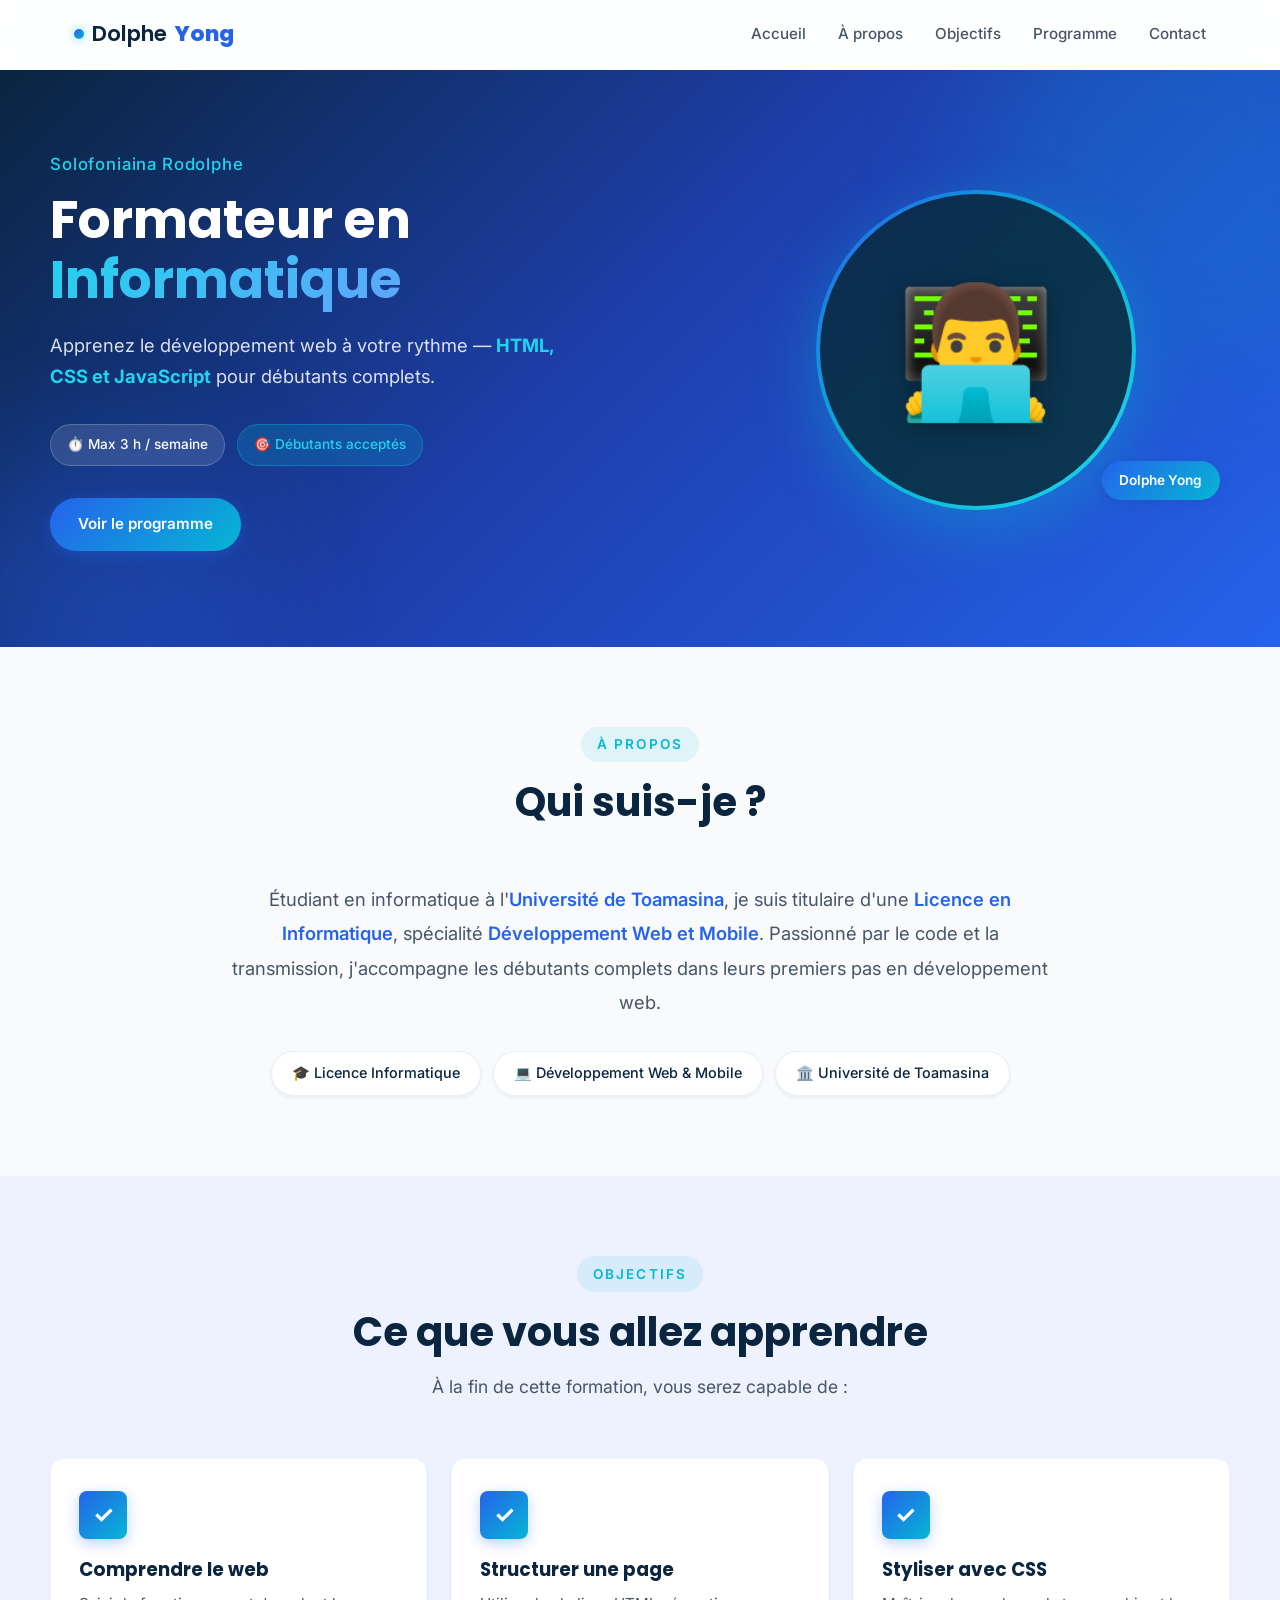
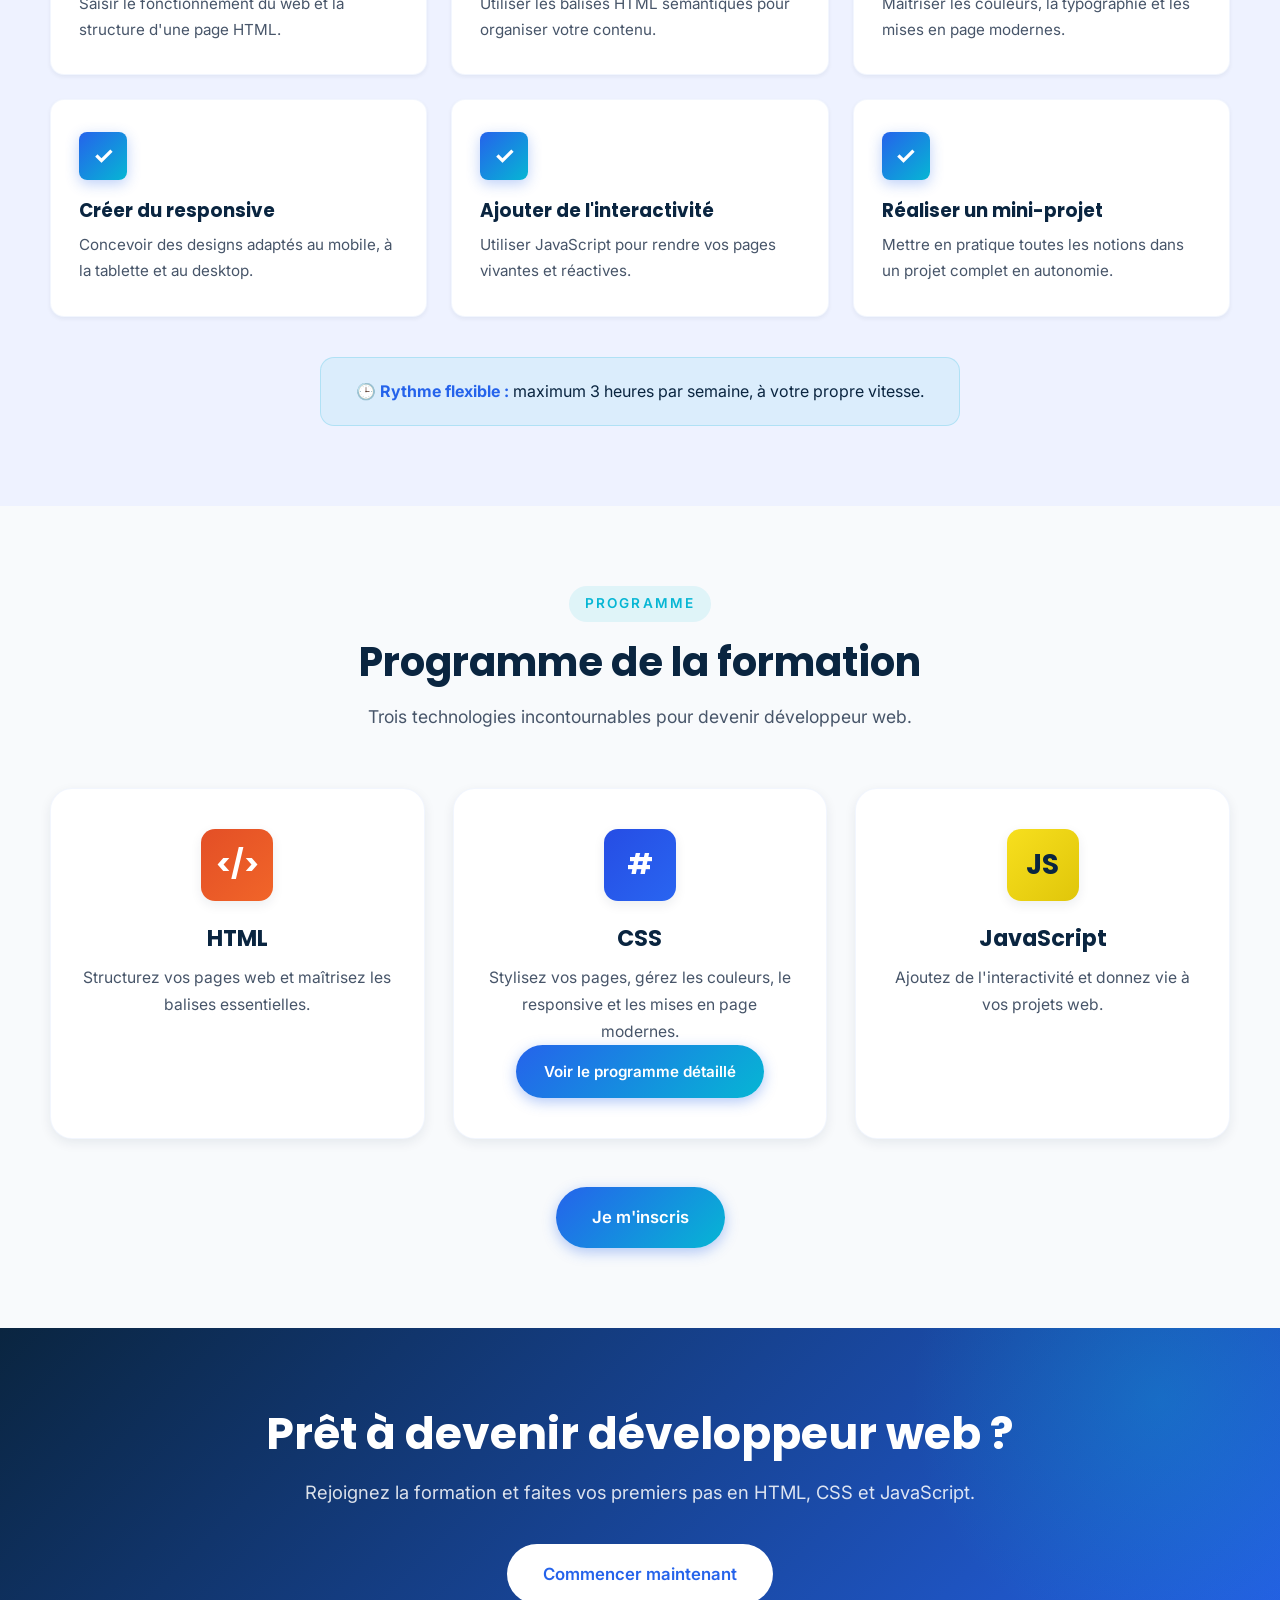
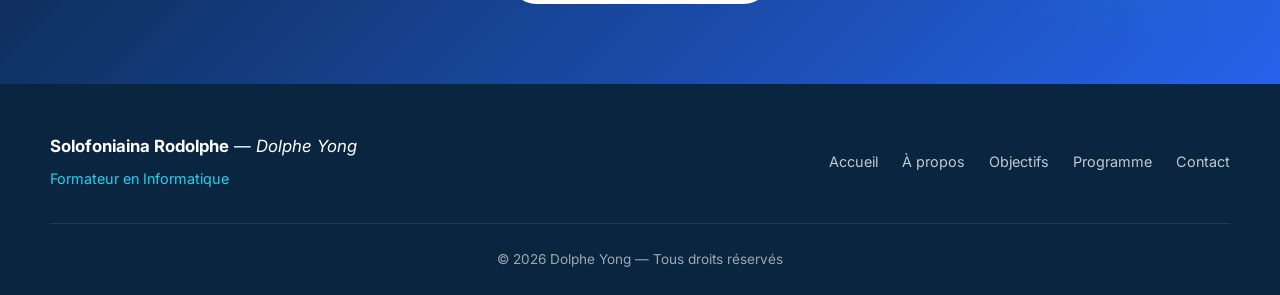
<file: lecons/developpement/index.html>
<!DOCTYPE html>
<html lang="fr">

<head>
    <meta charset="UTF-8">
    <meta name="viewport" content="width=device-width, initial-scale=1.0">
    <meta name="description"
        content="Formation en développement web pour débutants complets — HTML, CSS et JavaScript. Par Solofoniaina Rodolphe (Dolphe Yong), formateur en informatique.">

    <title>Dolphe Yong — Formateur en Informatique | HTML, CSS, JavaScript</title>

    <!-- Google Fonts : Poppins (titres) + Inter (texte) -->
    <link rel="preconnect" href="https://fonts.googleapis.com">
    <link rel="preconnect" href="https://fonts.gstatic.com" crossorigin>
    <link
        href="https://fonts.googleapis.com/css2?family=Inter:wght@400;500;600;700&family=Poppins:wght@600;700;800&display=swap"
        rel="stylesheet">

    <link rel="stylesheet" href="style.css">
</head>

<body>

    <!-- ============================================================
         HEADER / NAVBAR
    ============================================================ -->
    <header class="navbar" id="navbar">
        <div class="navbar__container">
            <a href="#accueil" class="navbar__logo">
                <span class="navbar__logo-dot"></span>
                Dolphe <strong>Yong</strong>
            </a>

            <button class="navbar__toggle" id="navToggle" aria-label="Ouvrir le menu" aria-expanded="false">
                <span></span>
                <span></span>
                <span></span>
            </button>

            <nav class="navbar__nav" id="navMenu" aria-label="Navigation principale">
                <a href="#accueil" class="navbar__link">Accueil</a>
                <a href="#apropos" class="navbar__link">À propos</a>
                <a href="#objectifs" class="navbar__link">Objectifs</a>
                <a href="#programme" class="navbar__link">Programme</a>
                <a href="#contact" class="navbar__link">Contact</a>
            </nav>
        </div>
    </header>

    <main>

        <!-- ============================================================
             SECTION HERO
        ============================================================ -->
        <section class="hero" id="accueil">
            <div class="hero__container">

                <div class="hero__content">
                    <p class="hero__name">Solofoniaina Rodolphe</p>
                    <h1 class="hero__title">
                        Formateur en <span class="hero__title-accent">Informatique</span>
                    </h1>
                    <p class="hero__subtitle">
                        Apprenez le développement web à votre rythme —
                        <strong>HTML, CSS et JavaScript</strong> pour débutants complets.
                    </p>

                    <div class="hero__badges">
                        <span class="badge">⏱️ Max 3 h / semaine</span>
                        <span class="badge badge--cyan">🎯 Débutants acceptés</span>
                    </div>

                    <div class="hero__actions">
                        <a href="#programme" class="btn btn--primary">
                            Voir le programme
                        </a>
                    </div>
                </div>

                <div class="hero__photo-wrapper">
                    <div class="hero__photo" role="img" aria-label="Photo de profil de Solofoniaina Rodolphe">
                        <!-- Remplacer par la photo de Solofoniaina -->
                        <span class="hero__photo-placeholder">👨‍💻</span>
                    </div>
                    <div class="hero__photo-badge">Dolphe Yong</div>
                </div>

            </div>
        </section>

        <!-- ============================================================
             SECTION À PROPOS
        ============================================================ -->
        <section class="about section" id="apropos">
            <div class="container">
                <div class="section__header">
                    <span class="section__label">À propos</span>
                    <h2 class="section__title">Qui suis-je&nbsp;?</h2>
                </div>

                <div class="about__content">
                    <p class="about__text">
                        Étudiant en informatique à l'<strong>Université de Toamasina</strong>,
                        je suis titulaire d'une <strong>Licence en Informatique</strong>,
                        spécialité <strong>Développement Web et Mobile</strong>.
                        Passionné par le code et la transmission, j'accompagne
                        les débutants complets dans leurs premiers pas
                        en développement web.
                    </p>

                    <div class="about__badges">
                        <span class="tag">🎓 Licence Informatique</span>
                        <span class="tag">💻 Développement Web &amp; Mobile</span>
                        <span class="tag">🏛️ Université de Toamasina</span>
                    </div>
                </div>
            </div>
        </section>

        <!-- ============================================================
             SECTION OBJECTIFS
        ============================================================ -->
        <section class="objectives section section--alt" id="objectifs">
            <div class="container">
                <div class="section__header">
                    <span class="section__label">Objectifs</span>
                    <h2 class="section__title">Ce que vous allez apprendre</h2>
                    <p class="section__intro">À la fin de cette formation, vous serez capable de :</p>
                </div>

                <div class="objectives__grid">

                    <article class="objective-card reveal">
                        <div class="objective-card__icon">✓</div>
                        <h3 class="objective-card__title">Comprendre le web</h3>
                        <p class="objective-card__text">
                            Saisir le fonctionnement du web et la structure d'une page HTML.
                        </p>
                    </article>

                    <article class="objective-card reveal">
                        <div class="objective-card__icon">✓</div>
                        <h3 class="objective-card__title">Structurer une page</h3>
                        <p class="objective-card__text">
                            Utiliser les balises HTML sémantiques pour organiser votre contenu.
                        </p>
                    </article>

                    <article class="objective-card reveal">
                        <div class="objective-card__icon">✓</div>
                        <h3 class="objective-card__title">Styliser avec CSS</h3>
                        <p class="objective-card__text">
                            Maîtriser les couleurs, la typographie et les mises en page modernes.
                        </p>
                    </article>

                    <article class="objective-card reveal">
                        <div class="objective-card__icon">✓</div>
                        <h3 class="objective-card__title">Créer du responsive</h3>
                        <p class="objective-card__text">
                            Concevoir des designs adaptés au mobile, à la tablette et au desktop.
                        </p>
                    </article>

                    <article class="objective-card reveal">
                        <div class="objective-card__icon">✓</div>
                        <h3 class="objective-card__title">Ajouter de l'interactivité</h3>
                        <p class="objective-card__text">
                            Utiliser JavaScript pour rendre vos pages vivantes et réactives.
                        </p>
                    </article>

                    <article class="objective-card reveal">
                        <div class="objective-card__icon">✓</div>
                        <h3 class="objective-card__title">Réaliser un mini-projet</h3>
                        <p class="objective-card__text">
                            Mettre en pratique toutes les notions dans un projet complet en autonomie.
                        </p>
                    </article>

                </div>

                <div class="info-box reveal">
                    🕒 <strong>Rythme flexible :</strong> maximum 3 heures par semaine, à votre propre vitesse.
                </div>
            </div>
        </section>

        <!-- ============================================================
             SECTION PROGRAMME
        ============================================================ -->
        <section class="program section" id="programme">
            <div class="container">
                <div class="section__header">
                    <span class="section__label">Programme</span>
                    <h2 class="section__title">Programme de la formation</h2>
                    <p class="section__intro">Trois technologies incontournables pour devenir développeur web.</p>
                </div>

                <div class="program__grid">

                    <article class="program-card reveal">
                        <div class="program-card__icon program-card__icon--html">&lt;/&gt;</div>
                        <h3 class="program-card__title">HTML</h3>
                        <p class="program-card__text">
                            Structurez vos pages web et maîtrisez les balises essentielles.
                        </p>
                    </article>

                    <article class="program-card reveal">
                        <div class="program-card__icon program-card__icon--css">#</div>
                        <h3 class="program-card__title">CSS</h3>
                        <p class="program-card__text">
                            Stylisez vos pages, gérez les couleurs, le responsive
                            et les mises en page modernes.
                        </p>
                        <a href="programme-formation.html" class="btn btn--primary">
                            Voir le programme détaillé
                        </a>
                    </article>

                    <article class="program-card reveal">
                        <div class="program-card__icon program-card__icon--js">JS</div>
                        <h3 class="program-card__title">JavaScript</h3>
                        <p class="program-card__text">
                            Ajoutez de l'interactivité et donnez vie à vos projets web.
                        </p>
                    </article>

                </div>

                <div class="program__cta reveal">
                    <a href="#contact" class="btn btn--primary btn--large">Je m'inscris</a>
                </div>
            </div>
        </section>

        <!-- ============================================================
             SECTION CTA FINALE
        ============================================================ -->
        <section class="cta section" id="contact">
            <div class="cta__container">
                <h2 class="cta__title">Prêt à devenir développeur web&nbsp;?</h2>
                <p class="cta__text">
                    Rejoignez la formation et faites vos premiers pas en HTML, CSS et JavaScript.
                </p>
                <a href="mailto:contact@dolpheyong.dev" class="btn btn--light btn--large">
                    Commencer maintenant
                </a>
            </div>
        </section>

    </main>

    <!-- ============================================================
         FOOTER
    ============================================================ -->
    <footer class="footer">
        <div class="footer__container">

            <div class="footer__brand">
                <p class="footer__name">
                    <strong>Solofoniaina Rodolphe</strong> — <em>Dolphe Yong</em>
                </p>
                <p class="footer__role">Formateur en Informatique</p>
            </div>

            <nav class="footer__nav" aria-label="Liens rapides">
                <a href="#accueil">Accueil</a>
                <a href="#apropos">À propos</a>
                <a href="#objectifs">Objectifs</a>
                <a href="#programme">Programme</a>
                <a href="#contact">Contact</a>
            </nav>

        </div>

        <div class="footer__bottom">
            <p>© 2025 Dolphe Yong — Tous droits réservés</p>
        </div>
    </footer>

    <script src="script.js"></script>
</body>

</html>
</file>
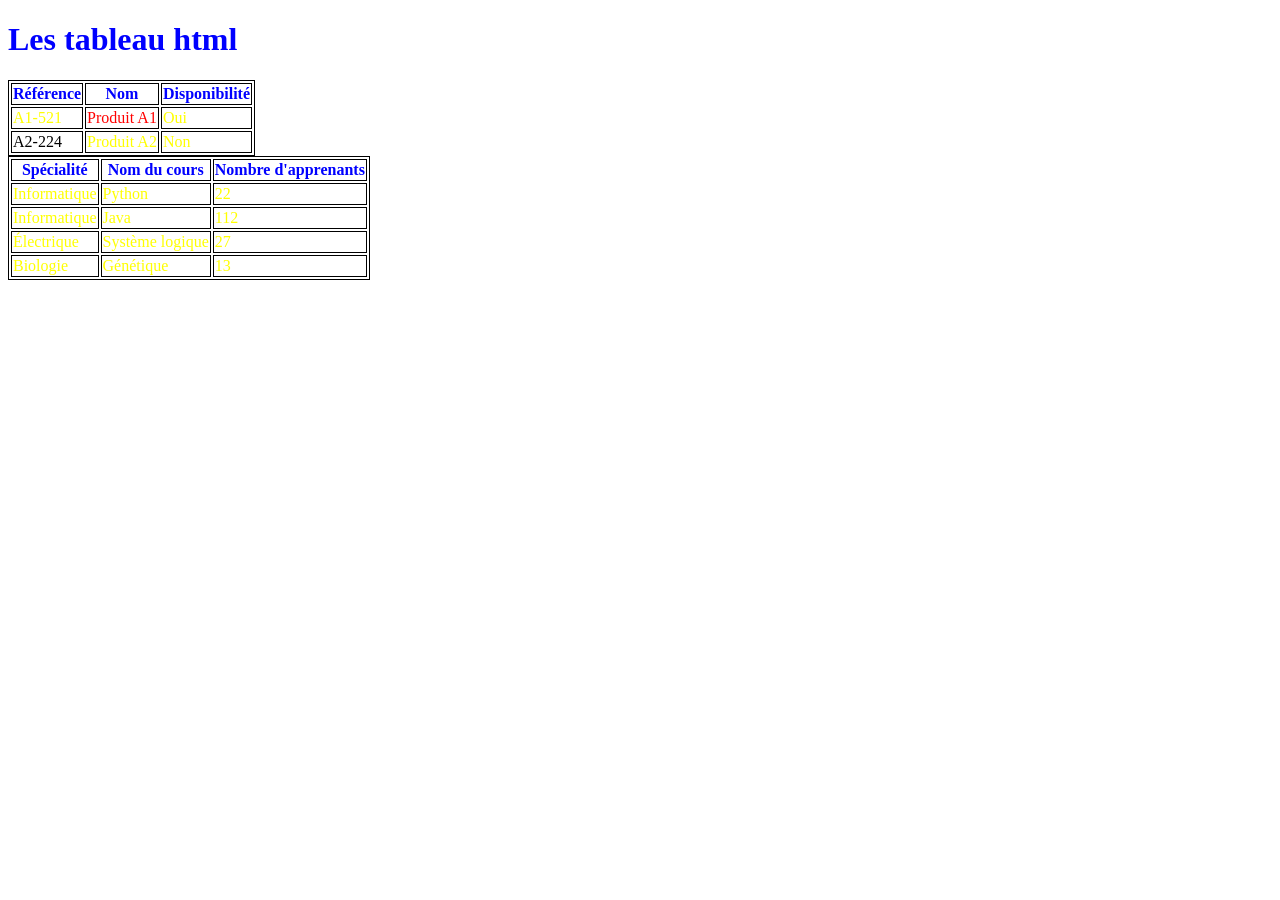
<file: genieTest.html>
<!DOCTYPE html>
<html lang="fr">
<head>
  <meta charset="UTF-8">
  <meta name="viewport" content="width=device-width, initial-scale=1.0">
  <title>Lesson tableau</title>
</head>
<style>
  table,tr,td,th{
    border: 1px solid black;
  }
  h1,th {
color: blue;
  }
  td {
    color: yellow;
  }
</style>
<body>
  <h1>Les tableau html </h1>
 <table>
  <thead>
    <tr>
      <th>Référence</th>
      <th>Nom</th>
      <th>Disponibilité</th>
    </tr>
  </thead>

  <tbody>
    <tr>
      <td>A1-521</td>
      <td style="color: red;">Produit A1</td>
      <td>Oui</td>
    </tr>

    <tr>
      <td style="color: black ;">A2-224</td>
      <td>Produit A2</td>
      <td>Non</td>
    </tr>
  </tbody>
</table>
   <table>
        <thead>
          <tr>
            <th>Spécialité</th>
            <th>Nom du cours</th>
            <th>Nombre d'apprenants</th>
          </tr>
        </thead>
        <tbody>
          <tr>
            <td>Informatique</td>
            <td>Python</td>
            <td>22</td>
          </tr>
          <tr>
            <td>Informatique</td>
            <td>Java</td>
            <td>112</td>
          </tr>
          <tr>
            <td>Électrique</td>
            <td>Système logique</td>
            <td>27</td>
          </tr>
          <tr>
            <td>Biologie</td>
            <td>Génétique</td>
            <td>13</td>
          </tr>
        </tbody>
      </table>
</body>
</html>
</file>
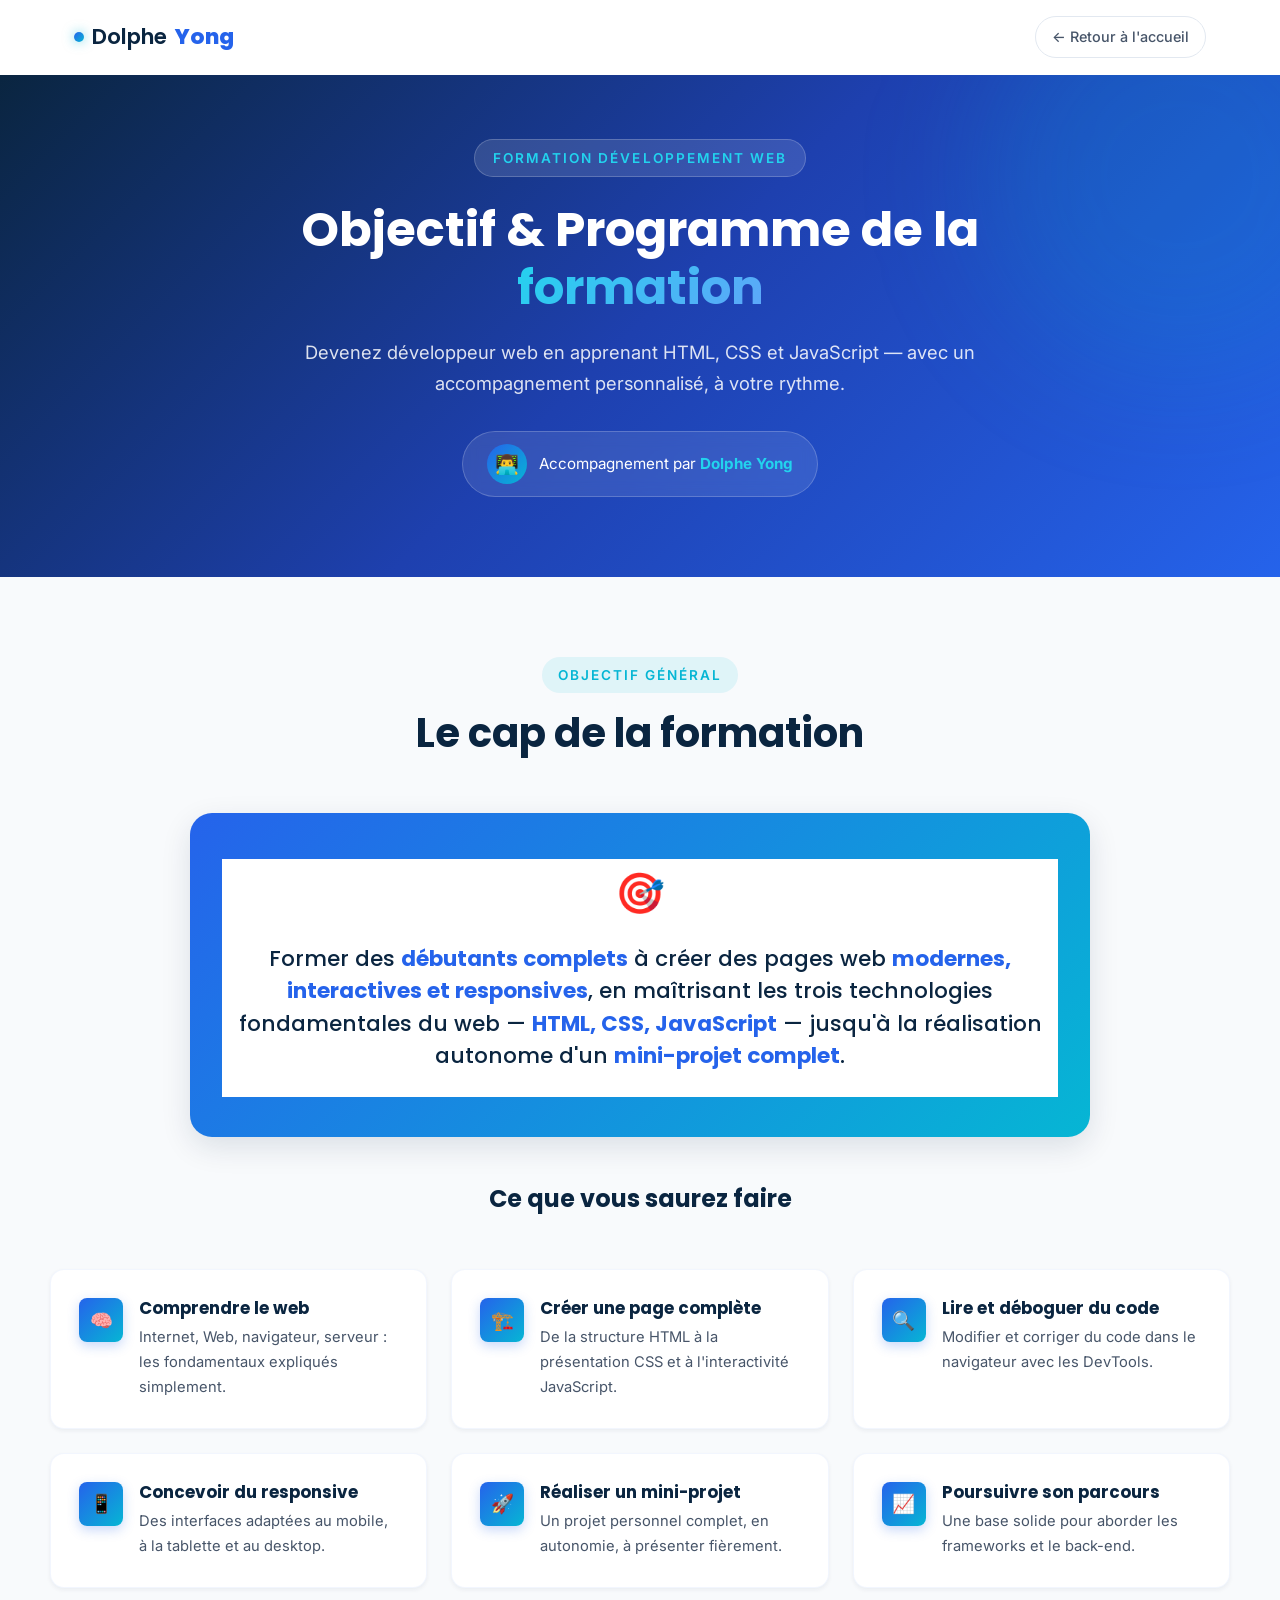
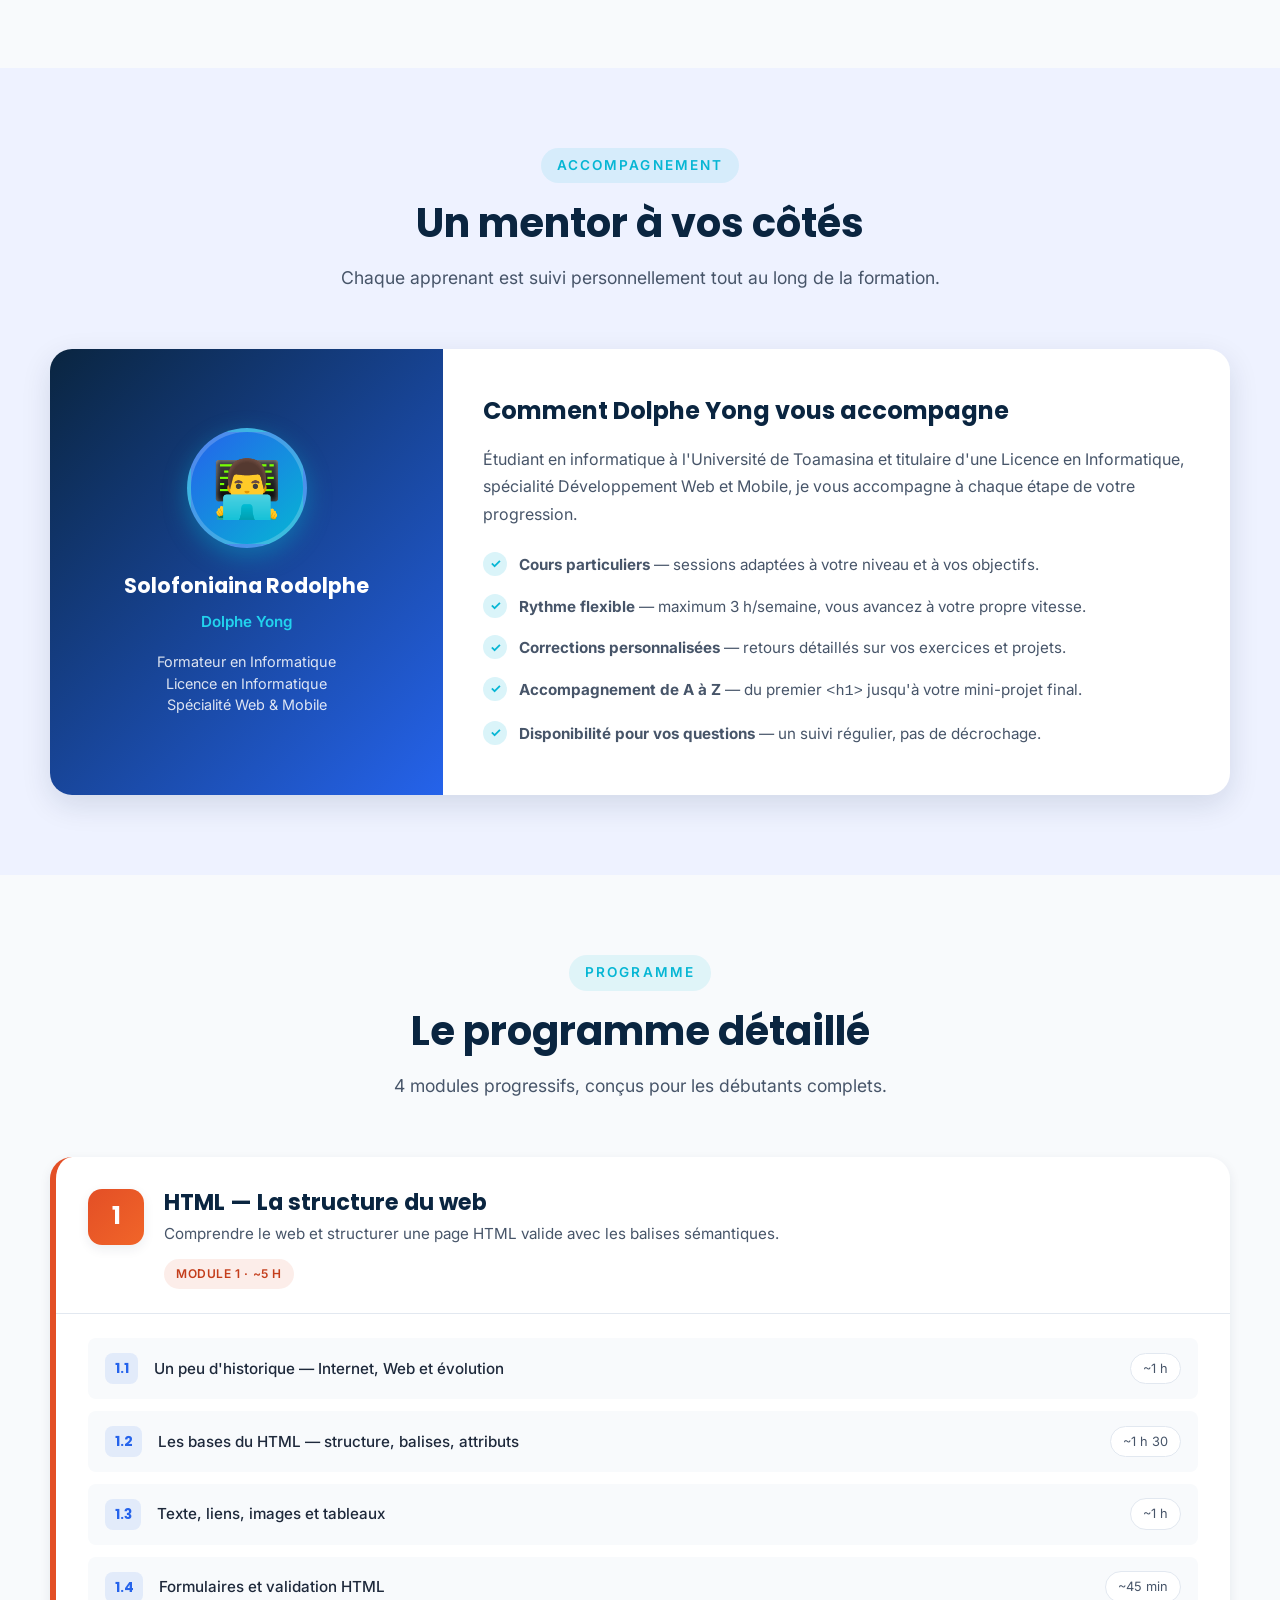
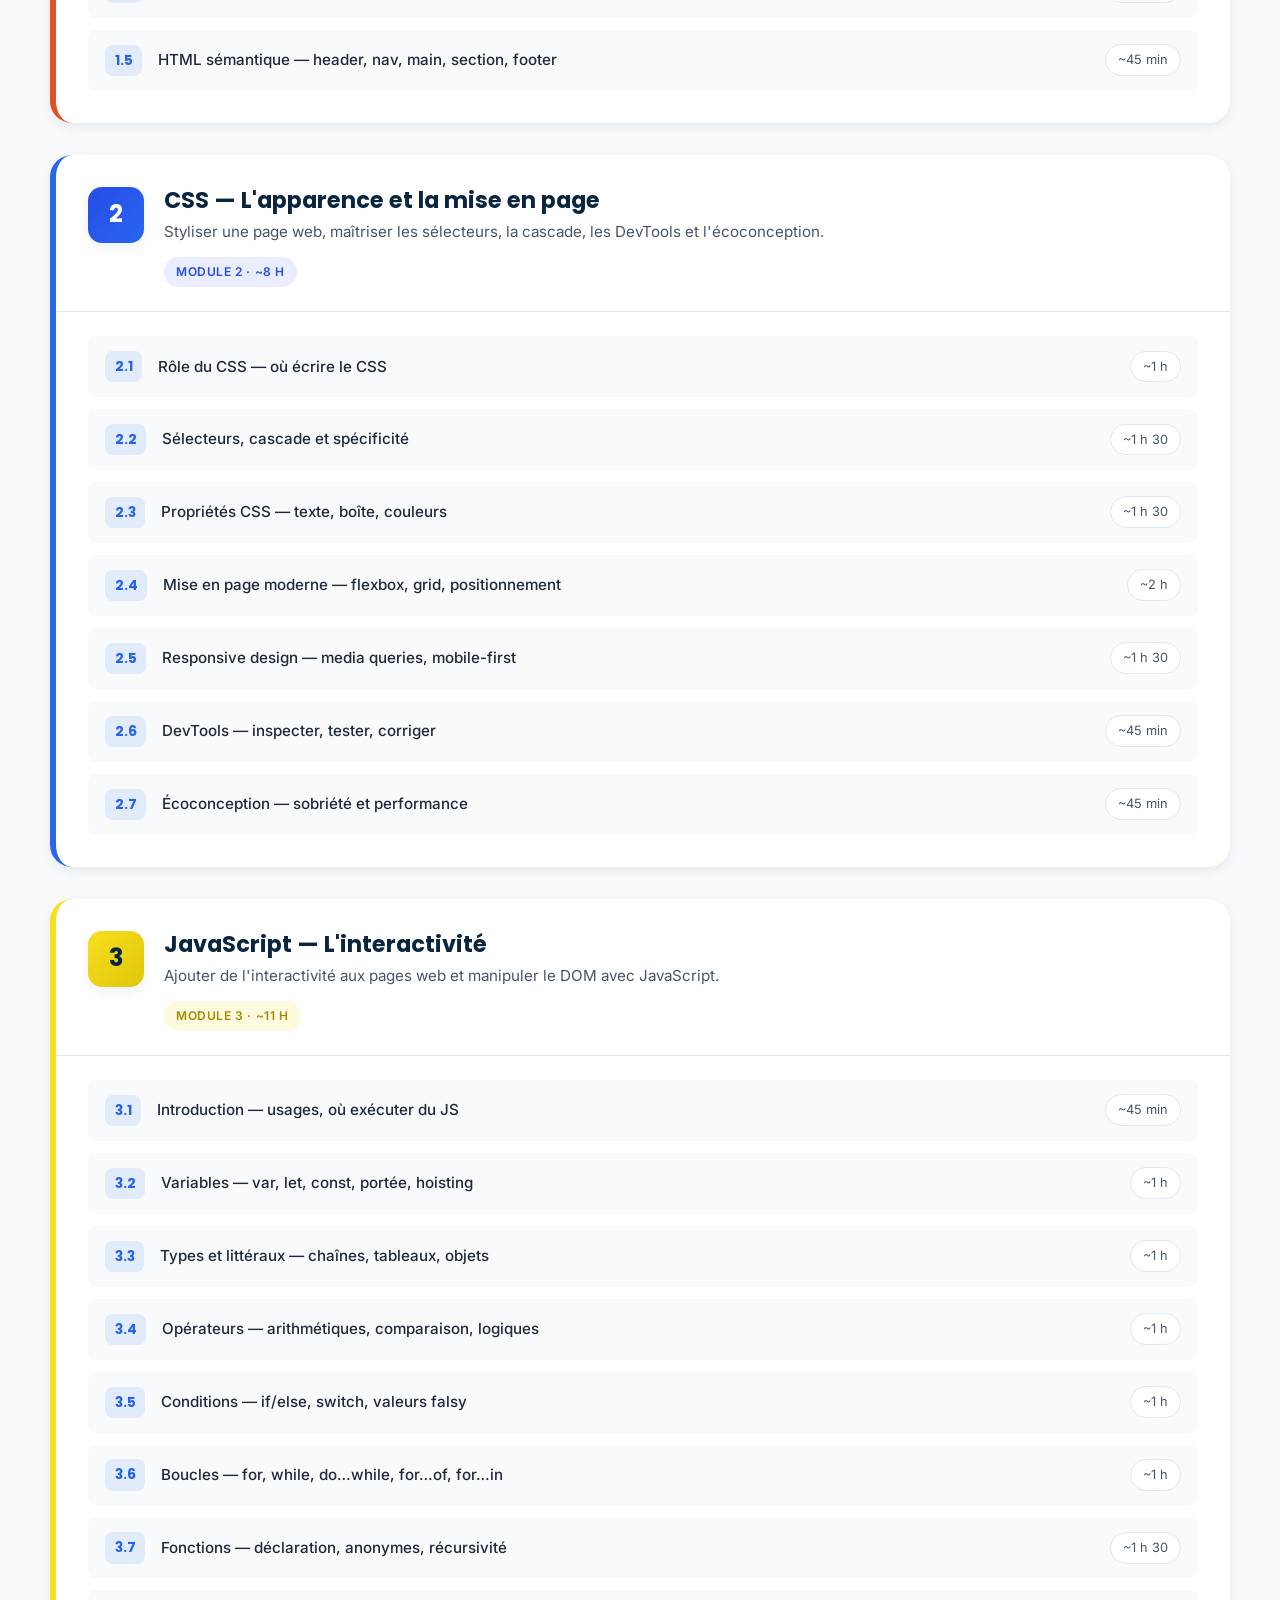
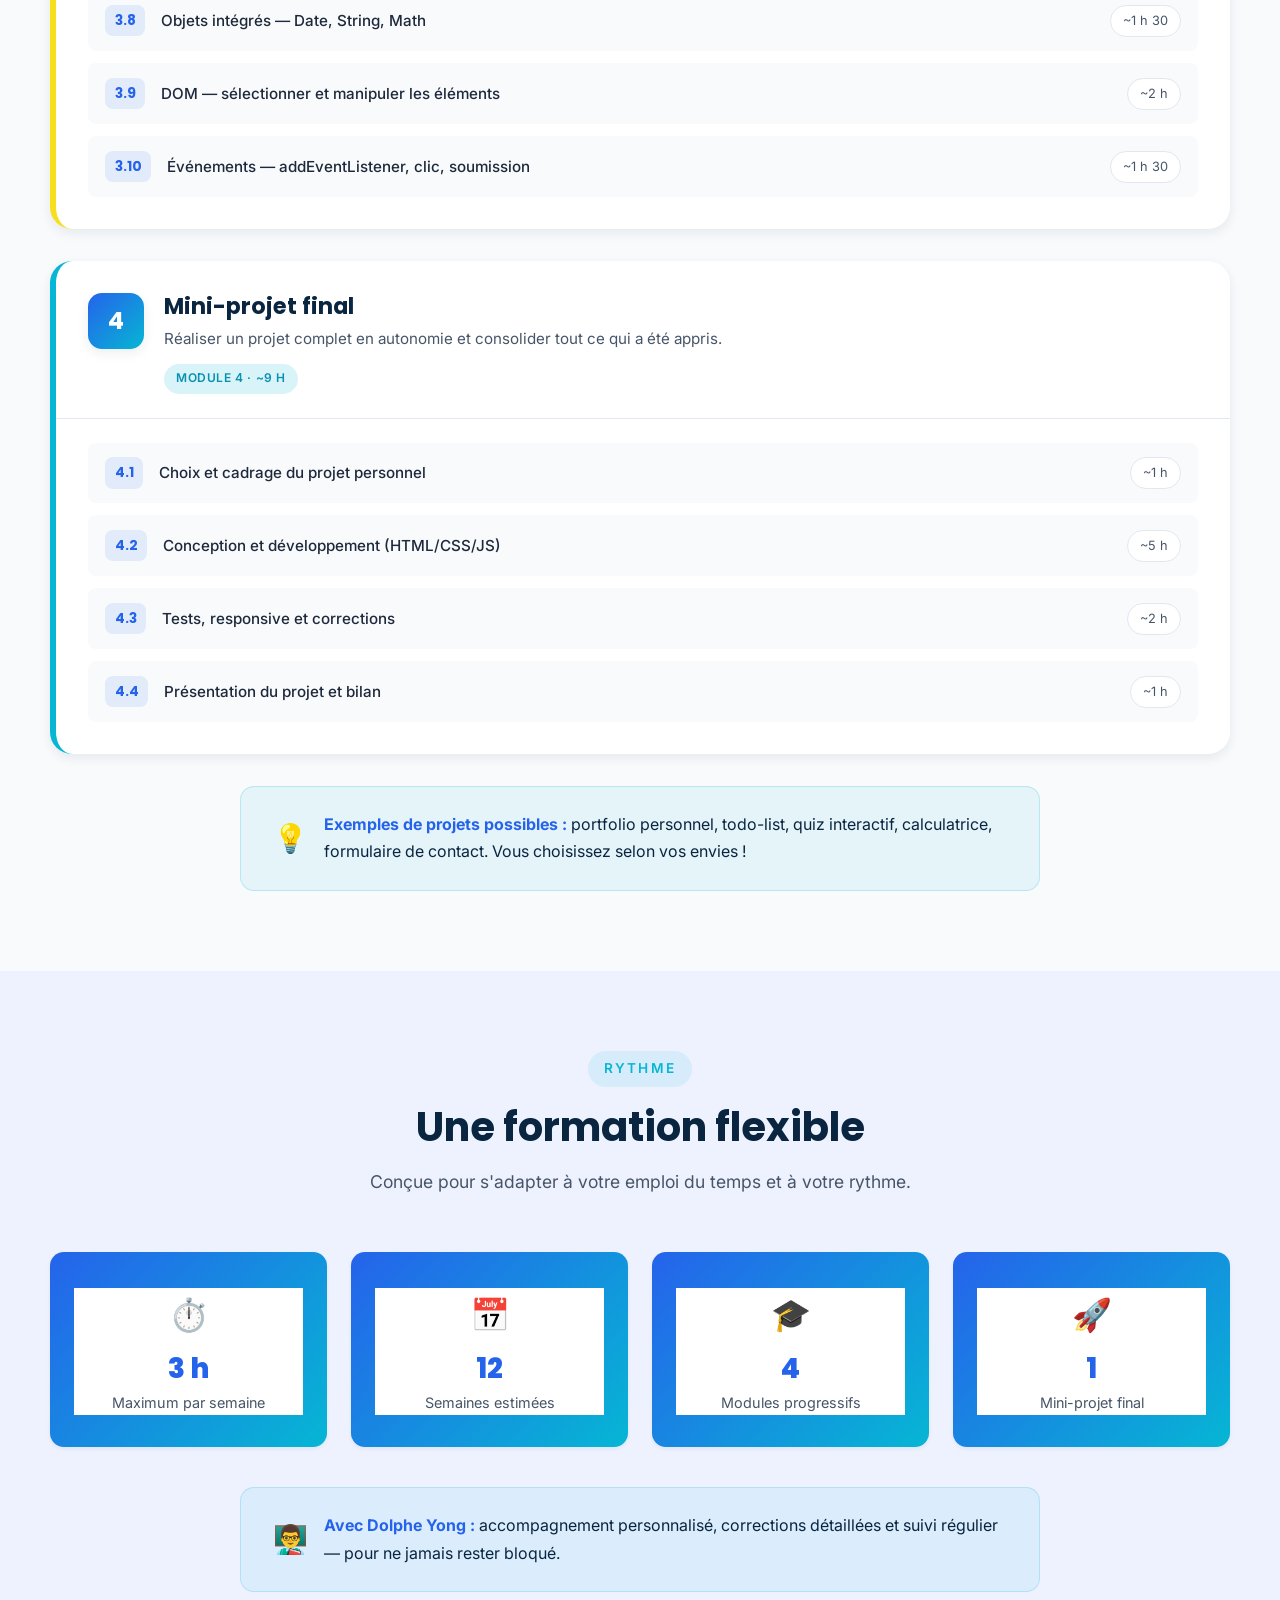
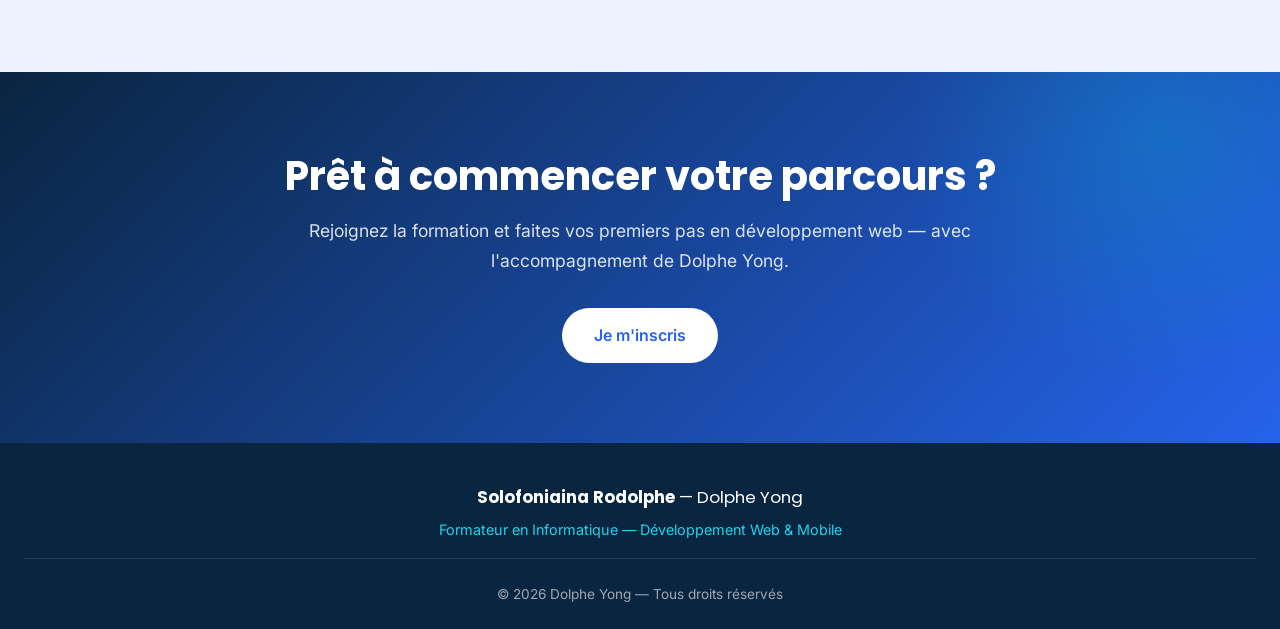
<file: lecons/developpement/programme-formation.html>
<!DOCTYPE html>
<html lang="fr">
<head>
    <meta charset="UTF-8">
    <meta name="viewport" content="width=device-width, initial-scale=1.0">
    <meta name="description" content="Formation Développement Web — Objectif et programme détaillé. Accompagnement personnalisé par Dolphe Yong, formateur en informatique.">

    <title>Programme de la formation | Dolphe Yong</title>

    <link rel="preconnect" href="https://fonts.googleapis.com">
    <link rel="preconnect" href="https://fonts.gstatic.com" crossorigin>
    <link href="https://fonts.googleapis.com/css2?family=Inter:wght@400;500;600;700&family=Poppins:wght@600;700;800&display=swap" rel="stylesheet">

    <style>
        /* ============================================================
           VARIABLES
        ============================================================ */
        :root {
            --bleu-profond: #0A2540;
            --bleu-vif: #2563EB;
            --cyan: #06B6D4;
            --cyan-clair: #22D3EE;
            --fond-clair: #F8FAFC;
            --fond-alt: #EEF2FF;
            --blanc: #FFFFFF;
            --gris-texte: #475569;
            --gris-clair: #E2E8F0;
            --gris-fonce: #1E293B;

            --gradient-primary: linear-gradient(135deg, #0A2540 0%, #2563EB 100%);
            --gradient-accent: linear-gradient(135deg, #2563EB 0%, #06B6D4 100%);
            --gradient-hero: linear-gradient(135deg, #0A2540 0%, #1E40AF 50%, #2563EB 100%);

            --shadow-sm: 0 2px 4px rgba(10, 37, 64, 0.06);
            --shadow-md: 0 4px 12px rgba(10, 37, 64, 0.08);
            --shadow-lg: 0 10px 30px rgba(10, 37, 64, 0.12);
            --shadow-xl: 0 20px 50px rgba(10, 37, 64, 0.18);

            --font-titre: 'Poppins', sans-serif;
            --font-texte: 'Inter', sans-serif;

            --radius-sm: 8px;
            --radius-md: 14px;
            --radius-lg: 22px;
            --radius-full: 999px;

            --container: 1180px;
            --transition: 0.3s cubic-bezier(0.4, 0, 0.2, 1);
        }

        /* ============================================================
           RESET & BASE
        ============================================================ */
        *, *::before, *::after {
            box-sizing: border-box;
            margin: 0;
            padding: 0;
        }

        html {
            scroll-behavior: smooth;
            scroll-padding-top: 80px;
        }

        body {
            font-family: var(--font-texte);
            font-size: 16px;
            line-height: 1.7;
            color: var(--gris-fonce);
            background: var(--fond-clair);
        }

        a { color: inherit; text-decoration: none; }
        ul, ol { list-style: none; }

        h1, h2, h3, h4 {
            font-family: var(--font-titre);
            line-height: 1.2;
            color: var(--bleu-profond);
        }

        a:focus-visible, button:focus-visible {
            outline: 3px solid var(--cyan);
            outline-offset: 3px;
            border-radius: 4px;
        }

        /* ============================================================
           NAVBAR
        ============================================================ */
        .navbar {
            position: sticky;
            top: 0;
            z-index: 100;
            background: rgba(255, 255, 255, 0.9);
            backdrop-filter: blur(12px);
            -webkit-backdrop-filter: blur(12px);
            border-bottom: 1px solid transparent;
            transition: var(--transition);
        }

        .navbar--scrolled {
            border-bottom-color: rgba(37, 99, 235, 0.1);
            box-shadow: var(--shadow-sm);
        }

        .navbar__container {
            max-width: var(--container);
            margin: 0 auto;
            padding: 1rem 1.5rem;
            display: flex;
            align-items: center;
            justify-content: space-between;
            gap: 2rem;
        }

        .navbar__logo {
            font-family: var(--font-titre);
            font-size: 1.35rem;
            font-weight: 600;
            color: var(--bleu-profond);
            display: flex;
            align-items: center;
            gap: 0.5rem;
        }

        .navbar__logo strong { color: var(--bleu-vif); font-weight: 800; }

        .navbar__logo-dot {
            width: 10px;
            height: 10px;
            border-radius: 50%;
            background: var(--gradient-accent);
            box-shadow: 0 0 12px rgba(6, 182, 212, 0.6);
        }

        .navbar__back {
            display: inline-flex;
            align-items: center;
            gap: 0.5rem;
            font-size: 0.9rem;
            font-weight: 500;
            color: var(--gris-texte);
            padding: 0.5rem 1rem;
            border-radius: var(--radius-full);
            transition: var(--transition);
            border: 1px solid var(--gris-clair);
        }

        .navbar__back:hover {
            color: var(--bleu-vif);
            border-color: var(--bleu-vif);
            background: rgba(37, 99, 235, 0.05);
        }

        /* ============================================================
           HERO
        ============================================================ */
        .hero {
            background: var(--gradient-hero);
            color: var(--blanc);
            padding: 4rem 1.5rem 5rem;
            position: relative;
            overflow: hidden;
        }

        .hero::before {
            content: '';
            position: absolute;
            top: -100px;
            right: -100px;
            width: 400px;
            height: 400px;
            border-radius: 50%;
            background: rgba(6, 182, 212, 0.15);
            filter: blur(60px);
            pointer-events: none;
        }

        .hero__container {
            max-width: var(--container);
            margin: 0 auto;
            text-align: center;
            position: relative;
            z-index: 1;
        }

        .hero__label {
            display: inline-block;
            font-size: 0.85rem;
            font-weight: 600;
            letter-spacing: 0.15em;
            text-transform: uppercase;
            color: var(--cyan-clair);
            background: rgba(255, 255, 255, 0.12);
            padding: 0.4rem 1.1rem;
            border-radius: var(--radius-full);
            border: 1px solid rgba(255, 255, 255, 0.2);
            margin-bottom: 1.5rem;
        }

        .hero__title {
            font-size: clamp(1.85rem, 5vw, 3rem);
            color: var(--blanc);
            margin-bottom: 1.25rem;
            max-width: 900px;
            margin-left: auto;
            margin-right: auto;
        }

        .hero__title-accent {
            background: linear-gradient(135deg, #22D3EE, #60A5FA);
            -webkit-background-clip: text;
            background-clip: text;
            -webkit-text-fill-color: transparent;
        }

        .hero__subtitle {
            font-size: 1.15rem;
            color: rgba(255, 255, 255, 0.85);
            max-width: 700px;
            margin: 0 auto 2rem;
        }

        .hero__mentor {
            display: inline-flex;
            align-items: center;
            gap: 0.75rem;
            padding: 0.75rem 1.5rem;
            background: rgba(255, 255, 255, 0.1);
            border: 1px solid rgba(255, 255, 255, 0.2);
            border-radius: var(--radius-full);
            backdrop-filter: blur(8px);
            font-size: 0.95rem;
        }

        .hero__mentor-avatar {
            width: 40px;
            height: 40px;
            border-radius: 50%;
            background: var(--gradient-accent);
            display: flex;
            align-items: center;
            justify-content: center;
            font-size: 1.2rem;
        }

        .hero__mentor strong { color: var(--cyan-clair); }

        /* ============================================================
           SECTIONS
        ============================================================ */
        .section {
            padding: 5rem 1.5rem;
        }

        .section--alt {
            background: var(--fond-alt);
        }

        .container {
            max-width: var(--container);
            margin: 0 auto;
        }

        .section__header {
            text-align: center;
            max-width: 720px;
            margin: 0 auto 3.5rem;
        }

        .section__label {
            display: inline-block;
            font-size: 0.85rem;
            font-weight: 600;
            letter-spacing: 0.15em;
            text-transform: uppercase;
            color: var(--cyan);
            background: rgba(6, 182, 212, 0.1);
            padding: 0.4rem 1rem;
            border-radius: var(--radius-full);
            margin-bottom: 1rem;
        }

        .section__title {
            font-size: clamp(1.75rem, 4vw, 2.5rem);
            margin-bottom: 1rem;
        }

        .section__intro {
            font-size: 1.1rem;
            color: var(--gris-texte);
        }

        /* ============================================================
           OBJECTIF GÉNÉRAL
        ============================================================ */
        .objective-block {
            background: var(--blanc);
            padding: 2.5rem 2rem;
            border-radius: var(--radius-lg);
            box-shadow: var(--shadow-lg);
            border-top: 6px solid transparent;
            background-image:
                linear-gradient(var(--blanc), var(--blanc)),
                var(--gradient-accent);
            background-origin: border-box;
            background-clip: content-box, border-box;
            max-width: 900px;
            margin: 0 auto 3rem;
            text-align: center;
        }

        .objective-block__icon {
            font-size: 2.5rem;
            margin-bottom: 1rem;
        }

        .objective-block__quote {
            font-family: var(--font-titre);
            font-size: clamp(1.1rem, 2.5vw, 1.35rem);
            line-height: 1.5;
            color: var(--bleu-profond);
            margin-bottom: 1.5rem;
            font-weight: 500;
        }

        .objective-block__quote strong {
            color: var(--bleu-vif);
            font-weight: 700;
        }

        /* ============================================================
           COMPÉTENCES (grille)
        ============================================================ */
        .skills__grid {
            display: grid;
            grid-template-columns: repeat(auto-fit, minmax(280px, 1fr));
            gap: 1.5rem;
        }

        .skill-card {
            background: var(--blanc);
            padding: 1.75rem;
            border-radius: var(--radius-md);
            box-shadow: var(--shadow-sm);
            border: 1px solid rgba(37, 99, 235, 0.06);
            transition: var(--transition);
            display: flex;
            gap: 1rem;
            align-items: flex-start;
        }

        .skill-card:hover {
            transform: translateY(-4px);
            box-shadow: var(--shadow-lg);
        }

        .skill-card__icon {
            flex-shrink: 0;
            width: 44px;
            height: 44px;
            display: flex;
            align-items: center;
            justify-content: center;
            background: var(--gradient-accent);
            color: var(--blanc);
            font-size: 1.15rem;
            border-radius: var(--radius-sm);
            box-shadow: 0 4px 12px rgba(37, 99, 235, 0.25);
        }

        .skill-card__title {
            font-size: 1.05rem;
            margin-bottom: 0.4rem;
        }

        .skill-card__text {
            font-size: 0.92rem;
            color: var(--gris-texte);
        }

        /* ============================================================
           ACCOMPAGNEMENT DOLPHE YONG
        ============================================================ */
        .mentor-block {
            background: var(--blanc);
            border-radius: var(--radius-lg);
            box-shadow: var(--shadow-lg);
            overflow: hidden;
            display: grid;
            grid-template-columns: 1fr 2fr;
            margin-top: 2rem;
        }

        .mentor-block__aside {
            background: var(--gradient-primary);
            color: var(--blanc);
            padding: 3rem 2rem;
            display: flex;
            flex-direction: column;
            align-items: center;
            justify-content: center;
            text-align: center;
        }

        .mentor-block__avatar {
            width: 120px;
            height: 120px;
            border-radius: 50%;
            background: var(--gradient-accent);
            display: flex;
            align-items: center;
            justify-content: center;
            font-size: 3.5rem;
            margin-bottom: 1.25rem;
            box-shadow: 0 8px 24px rgba(6, 182, 212, 0.4);
            border: 4px solid rgba(255, 255, 255, 0.2);
        }

        .mentor-block__name {
            font-family: var(--font-titre);
            font-size: 1.3rem;
            font-weight: 700;
            color: var(--blanc);
            margin-bottom: 0.35rem;
        }

        .mentor-block__pseudo {
            font-size: 0.95rem;
            color: var(--cyan-clair);
            font-weight: 600;
            margin-bottom: 1rem;
        }

        .mentor-block__role {
            font-size: 0.9rem;
            color: rgba(255, 255, 255, 0.85);
            line-height: 1.5;
        }

        .mentor-block__content {
            padding: 3rem 2.5rem;
        }

        .mentor-block__title {
            font-size: 1.5rem;
            margin-bottom: 1.25rem;
        }

        .mentor-block__text {
            color: var(--gris-texte);
            margin-bottom: 1.5rem;
        }

        .mentor-block__list {
            display: grid;
            gap: 1rem;
        }

        .mentor-block__item {
            display: flex;
            gap: 0.75rem;
            align-items: flex-start;
            font-size: 0.95rem;
            color: var(--gris-texte);
        }

        .mentor-block__item-icon {
            flex-shrink: 0;
            width: 24px;
            height: 24px;
            background: rgba(6, 182, 212, 0.15);
            color: var(--cyan);
            border-radius: 50%;
            display: flex;
            align-items: center;
            justify-content: center;
            font-size: 0.8rem;
            font-weight: 700;
        }

        /* ============================================================
           PROGRAMME — MODULES
        ============================================================ */
        .module {
            background: var(--blanc);
            border-radius: var(--radius-lg);
            box-shadow: var(--shadow-md);
            margin-bottom: 2rem;
            overflow: hidden;
            border-left: 6px solid transparent;
            transition: var(--transition);
        }

        .module:hover {
            box-shadow: var(--shadow-xl);
        }

        .module--html { border-left-color: #E34F26; }
        .module--css { border-left-color: #2965F1; }
        .module--js { border-left-color: #F7DF1E; }
        .module--projet { border-left-color: var(--cyan); }

        .module__header {
            padding: 2rem 2rem 1.5rem;
            display: flex;
            gap: 1.25rem;
            align-items: flex-start;
            border-bottom: 1px solid var(--gris-clair);
        }

        .module__number {
            flex-shrink: 0;
            width: 56px;
            height: 56px;
            display: flex;
            align-items: center;
            justify-content: center;
            font-family: var(--font-titre);
            font-size: 1.5rem;
            font-weight: 700;
            color: var(--blanc);
            border-radius: var(--radius-md);
            box-shadow: var(--shadow-md);
        }

        .module--html .module__number { background: linear-gradient(135deg, #E34F26, #F16529); }
        .module--css .module__number { background: linear-gradient(135deg, #264DE4, #2965F1); }
        .module--js .module__number { background: linear-gradient(135deg, #F7DF1E, #E0C60A); color: var(--bleu-profond); }
        .module--projet .module__number { background: var(--gradient-accent); }

        .module__header-text { flex: 1; }

        .module__title {
            font-size: 1.4rem;
            margin-bottom: 0.35rem;
        }

        .module__desc {
            color: var(--gris-texte);
            font-size: 0.95rem;
        }

        .module__badge {
            display: inline-block;
            font-size: 0.75rem;
            font-weight: 600;
            text-transform: uppercase;
            letter-spacing: 0.05em;
            padding: 0.3rem 0.75rem;
            border-radius: var(--radius-full);
            margin-top: 0.75rem;
            background: rgba(37, 99, 235, 0.1);
            color: var(--bleu-vif);
        }

        .module__badge--html { background: rgba(227, 79, 38, 0.1); color: #C43E1C; }
        .module__badge--css { background: rgba(38, 77, 228, 0.1); color: #264DE4; }
        .module__badge--js { background: rgba(247, 223, 30, 0.15); color: #A38B00; }
        .module__badge--projet { background: rgba(6, 182, 212, 0.15); color: #0891B2; }

        .module__body {
            padding: 1.5rem 2rem 2rem;
        }

        .module__lessons {
            display: grid;
            gap: 0.75rem;
        }

        .lesson-row {
            display: grid;
            grid-template-columns: auto 1fr auto;
            gap: 1rem;
            align-items: center;
            padding: 0.85rem 1rem;
            background: var(--fond-clair);
            border-radius: var(--radius-sm);
            transition: var(--transition);
            border: 1px solid transparent;
        }

        .lesson-row:hover {
            background: var(--blanc);
            border-color: var(--gris-clair);
            transform: translateX(4px);
        }

        .lesson-row__num {
            font-family: var(--font-titre);
            font-weight: 700;
            font-size: 0.85rem;
            color: var(--bleu-vif);
            background: rgba(37, 99, 235, 0.1);
            padding: 0.25rem 0.6rem;
            border-radius: var(--radius-sm);
        }

        .lesson-row__title {
            font-weight: 500;
            color: var(--gris-fonce);
            font-size: 0.95rem;
        }

        .lesson-row__duration {
            font-size: 0.8rem;
            color: var(--gris-texte);
            background: var(--blanc);
            padding: 0.25rem 0.75rem;
            border-radius: var(--radius-full);
            border: 1px solid var(--gris-clair);
            white-space: nowrap;
        }

        /* ============================================================
           RYTHME — TIMELINE
        ============================================================ */
        .rhythm__grid {
            display: grid;
            grid-template-columns: repeat(auto-fit, minmax(220px, 1fr));
            gap: 1.5rem;
            margin-bottom: 2.5rem;
        }

        .rhythm-card {
            background: var(--blanc);
            padding: 2rem 1.5rem;
            border-radius: var(--radius-md);
            text-align: center;
            box-shadow: var(--shadow-sm);
            border-top: 4px solid transparent;
            background-image:
                linear-gradient(var(--blanc), var(--blanc)),
                var(--gradient-accent);
            background-origin: border-box;
            background-clip: content-box, border-box;
            transition: var(--transition);
        }

        .rhythm-card:hover {
            transform: translateY(-4px);
            box-shadow: var(--shadow-lg);
        }

        .rhythm-card__icon {
            font-size: 2rem;
            margin-bottom: 0.75rem;
        }

        .rhythm-card__value {
            font-family: var(--font-titre);
            font-size: 1.75rem;
            font-weight: 800;
            color: var(--bleu-vif);
            line-height: 1;
            margin-bottom: 0.5rem;
        }

        .rhythm-card__label {
            font-size: 0.9rem;
            color: var(--gris-texte);
        }

        /* ============================================================
           INFO BOX
        ============================================================ */
        .info-box {
            max-width: 800px;
            margin: 0 auto;
            padding: 1.5rem 2rem;
            background: rgba(6, 182, 212, 0.08);
            border: 1px solid rgba(6, 182, 212, 0.2);
            border-radius: var(--radius-md);
            color: var(--bleu-profond);
            font-size: 1rem;
            display: flex;
            gap: 1rem;
            align-items: center;
        }

        .info-box__icon {
            font-size: 1.75rem;
            flex-shrink: 0;
        }

        .info-box strong { color: var(--bleu-vif); }

        /* ============================================================
           CTA FINALE
        ============================================================ */
        .cta {
            background: var(--gradient-primary);
            color: var(--blanc);
            padding: 5rem 1.5rem;
            text-align: center;
            position: relative;
            overflow: hidden;
        }

        .cta::before {
            content: '';
            position: absolute;
            top: -50%;
            right: -10%;
            width: 500px;
            height: 500px;
            background: radial-gradient(circle, rgba(6, 182, 212, 0.25), transparent 70%);
            pointer-events: none;
        }

        .cta__container {
            max-width: 760px;
            margin: 0 auto;
            position: relative;
            z-index: 1;
        }

        .cta__title {
            font-size: clamp(1.75rem, 4vw, 2.5rem);
            color: var(--blanc);
            margin-bottom: 1rem;
        }

        .cta__text {
            font-size: 1.1rem;
            color: rgba(255, 255, 255, 0.85);
            margin-bottom: 2rem;
        }

        .btn {
            display: inline-flex;
            align-items: center;
            justify-content: center;
            gap: 0.5rem;
            padding: 0.9rem 2rem;
            font-family: var(--font-texte);
            font-size: 1rem;
            font-weight: 600;
            border-radius: var(--radius-full);
            border: none;
            cursor: pointer;
            transition: var(--transition);
            text-decoration: none;
        }

        .btn--light {
            background: var(--blanc);
            color: var(--bleu-vif);
        }

        .btn--light:hover {
            transform: translateY(-2px);
            box-shadow: var(--shadow-lg);
        }

        /* ============================================================
           FOOTER
        ============================================================ */
        .footer {
            background: var(--bleu-profond);
            color: rgba(255, 255, 255, 0.85);
            padding: 2.5rem 1.5rem 1.5rem;
            text-align: center;
        }

        .footer__name {
            font-family: var(--font-titre);
            font-size: 1.05rem;
            color: var(--blanc);
            margin-bottom: 0.35rem;
        }

        .footer__role {
            font-size: 0.9rem;
            color: var(--cyan-clair);
            margin-bottom: 1rem;
        }

        .footer__bottom {
            font-size: 0.85rem;
            color: rgba(255, 255, 255, 0.6);
            padding-top: 1.5rem;
            border-top: 1px solid rgba(255, 255, 255, 0.1);
        }

        /* ============================================================
           ANIMATIONS
        ============================================================ */
        .reveal {
            opacity: 0;
            transform: translateY(30px);
            transition: opacity 0.7s ease-out, transform 0.7s ease-out;
        }

        .reveal.is-visible {
            opacity: 1;
            transform: translateY(0);
        }

        /* ============================================================
           RESPONSIVE
        ============================================================ */
        @media (max-width: 768px) {
            .section { padding: 3.5rem 1.25rem; }
            .section__header { margin-bottom: 2.5rem; }

            .mentor-block {
                grid-template-columns: 1fr;
            }

            .mentor-block__aside {
                padding: 2.5rem 1.5rem;
            }

            .mentor-block__content {
                padding: 2rem 1.5rem;
            }

            .module__header {
                padding: 1.5rem 1.5rem 1rem;
                flex-wrap: wrap;
            }

            .module__body {
                padding: 1rem 1.5rem 1.5rem;
            }

            .lesson-row {
                grid-template-columns: auto 1fr;
                gap: 0.5rem;
            }

            .lesson-row__duration {
                grid-column: 1 / -1;
                justify-self: start;
                margin-top: 0.25rem;
            }
        }

        @media (max-width: 480px) {
            body { font-size: 15px; }

            .navbar__container { padding: 0.85rem 1rem; }
            .navbar__logo { font-size: 1.15rem; }

            .hero { padding: 3rem 1rem 4rem; }

            .objective-block { padding: 2rem 1.5rem; }

            .module__number {
                width: 44px;
                height: 44px;
                font-size: 1.2rem;
            }

            .module__title { font-size: 1.2rem; }

            .info-box {
                flex-direction: column;
                text-align: center;
                padding: 1.5rem;
            }
        }

        @media (prefers-reduced-motion: reduce) {
            *, *::before, *::after {
                animation-duration: 0.01ms !important;
                transition-duration: 0.01ms !important;
            }
            .reveal { opacity: 1; transform: none; }
        }
    </style>
</head>
<body>

    <!-- ============================================================
         NAVBAR
    ============================================================ -->
    <header class="navbar" id="navbar">
        <div class="navbar__container">
            <a href="index.html" class="navbar__logo">
                <span class="navbar__logo-dot"></span>
                Dolphe <strong>Yong</strong>
            </a>
            <a href="index.html" class="navbar__back">← Retour à l'accueil</a>
        </div>
    </header>

    <main>

        <!-- ============================================================
             HERO
        ============================================================ -->
        <section class="hero">
            <div class="hero__container">
                <span class="hero__label">Formation Développement Web</span>
                <h1 class="hero__title">
                    Objectif &amp; Programme de la <span class="hero__title-accent">formation</span>
                </h1>
                <p class="hero__subtitle">
                    Devenez développeur web en apprenant HTML, CSS et JavaScript —
                    avec un accompagnement personnalisé, à votre rythme.
                </p>

                <div class="hero__mentor">
                    <div class="hero__mentor-avatar">👨‍💻</div>
                    <span>Accompagnement par <strong>Dolphe Yong</strong></span>
                </div>
            </div>
        </section>

        <!-- ============================================================
             OBJECTIF GÉNÉRAL
        ============================================================ -->
        <section class="section" id="objectif">
            <div class="container">
                <div class="section__header reveal">
                    <span class="section__label">Objectif général</span>
                    <h2 class="section__title">Le cap de la formation</h2>
                </div>

                <div class="objective-block reveal">
                    <div class="objective-block__icon">🎯</div>
                    <blockquote class="objective-block__quote">
                        Former des <strong>débutants complets</strong> à créer des pages web
                        <strong>modernes, interactives et responsives</strong>, en maîtrisant
                        les trois technologies fondamentales du web — <strong>HTML, CSS, JavaScript</strong> —
                        jusqu'à la réalisation autonome d'un <strong>mini-projet complet</strong>.
                    </blockquote>
                </div>

                <div class="section__header reveal" style="margin-top: 3rem;">
                    <h3 class="section__title" style="font-size: 1.5rem;">
                        Ce que vous saurez faire
                    </h3>
                </div>

                <div class="skills__grid">
                    <div class="skill-card reveal">
                        <div class="skill-card__icon">🧠</div>
                        <div>
                            <h4 class="skill-card__title">Comprendre le web</h4>
                            <p class="skill-card__text">
                                Internet, Web, navigateur, serveur : les fondamentaux expliqués simplement.
                            </p>
                        </div>
                    </div>

                    <div class="skill-card reveal">
                        <div class="skill-card__icon">🏗️</div>
                        <div>
                            <h4 class="skill-card__title">Créer une page complète</h4>
                            <p class="skill-card__text">
                                De la structure HTML à la présentation CSS et à l'interactivité JavaScript.
                            </p>
                        </div>
                    </div>

                    <div class="skill-card reveal">
                        <div class="skill-card__icon">🔍</div>
                        <div>
                            <h4 class="skill-card__title">Lire et déboguer du code</h4>
                            <p class="skill-card__text">
                                Modifier et corriger du code dans le navigateur avec les DevTools.
                            </p>
                        </div>
                    </div>

                    <div class="skill-card reveal">
                        <div class="skill-card__icon">📱</div>
                        <div>
                            <h4 class="skill-card__title">Concevoir du responsive</h4>
                            <p class="skill-card__text">
                                Des interfaces adaptées au mobile, à la tablette et au desktop.
                            </p>
                        </div>
                    </div>

                    <div class="skill-card reveal">
                        <div class="skill-card__icon">🚀</div>
                        <div>
                            <h4 class="skill-card__title">Réaliser un mini-projet</h4>
                            <p class="skill-card__text">
                                Un projet personnel complet, en autonomie, à présenter fièrement.
                            </p>
                        </div>
                    </div>

                    <div class="skill-card reveal">
                        <div class="skill-card__icon">📈</div>
                        <div>
                            <h4 class="skill-card__title">Poursuivre son parcours</h4>
                            <p class="skill-card__text">
                                Une base solide pour aborder les frameworks et le back-end.
                            </p>
                        </div>
                    </div>
                </div>
            </div>
        </section>

        <!-- ============================================================
             ACCOMPAGNEMENT DOLPHE YONG
        ============================================================ -->
        <section class="section section--alt" id="accompagnement">
            <div class="container">
                <div class="section__header reveal">
                    <span class="section__label">Accompagnement</span>
                    <h2 class="section__title">Un mentor à vos côtés</h2>
                    <p class="section__intro">
                        Chaque apprenant est suivi personnellement tout au long de la formation.
                    </p>
                </div>

                <div class="mentor-block reveal">
                    <aside class="mentor-block__aside">
                        <div class="mentor-block__avatar">👨‍💻</div>
                        <p class="mentor-block__name">Solofoniaina Rodolphe</p>
                        <p class="mentor-block__pseudo">Dolphe Yong</p>
                        <p class="mentor-block__role">
                            Formateur en Informatique<br>
                            Licence en Informatique<br>
                            Spécialité Web &amp; Mobile
                        </p>
                    </aside>

                    <div class="mentor-block__content">
                        <h3 class="mentor-block__title">Comment Dolphe Yong vous accompagne</h3>
                        <p class="mentor-block__text">
                            Étudiant en informatique à l'Université de Toamasina et
                            titulaire d'une Licence en Informatique, spécialité
                            Développement Web et Mobile, je vous accompagne à chaque
                            étape de votre progression.
                        </p>

                        <ul class="mentor-block__list">
                            <li class="mentor-block__item">
                                <span class="mentor-block__item-icon">✓</span>
                                <span><strong>Cours particuliers</strong> — sessions adaptées à votre niveau et à vos objectifs.</span>
                            </li>
                            <li class="mentor-block__item">
                                <span class="mentor-block__item-icon">✓</span>
                                <span><strong>Rythme flexible</strong> — maximum 3 h/semaine, vous avancez à votre propre vitesse.</span>
                            </li>
                            <li class="mentor-block__item">
                                <span class="mentor-block__item-icon">✓</span>
                                <span><strong>Corrections personnalisées</strong> — retours détaillés sur vos exercices et projets.</span>
                            </li>
                            <li class="mentor-block__item">
                                <span class="mentor-block__item-icon">✓</span>
                                <span><strong>Accompagnement de A à Z</strong> — du premier <code>&lt;h1&gt;</code> jusqu'à votre mini-projet final.</span>
                            </li>
                            <li class="mentor-block__item">
                                <span class="mentor-block__item-icon">✓</span>
                                <span><strong>Disponibilité pour vos questions</strong> — un suivi régulier, pas de décrochage.</span>
                            </li>
                        </ul>
                    </div>
                </div>
            </div>
        </section>

        <!-- ============================================================
             PROGRAMME — MODULES
        ============================================================ -->
        <section class="section" id="programme">
            <div class="container">
                <div class="section__header reveal">
                    <span class="section__label">Programme</span>
                    <h2 class="section__title">Le programme détaillé</h2>
                    <p class="section__intro">
                        4 modules progressifs, conçus pour les débutants complets.
                    </p>
                </div>

                <!-- MODULE 1 — HTML -->
                <article class="module module--html reveal">
                    <header class="module__header">
                        <div class="module__number">1</div>
                        <div class="module__header-text">
                            <h3 class="module__title">HTML — La structure du web</h3>
                            <p class="module__desc">
                                Comprendre le web et structurer une page HTML valide avec les balises sémantiques.
                            </p>
                            <span class="module__badge module__badge--html">Module 1 · ~5 h</span>
                        </div>
                    </header>
                    <div class="module__body">
                        <div class="module__lessons">
                            <div class="lesson-row">
                                <span class="lesson-row__num">1.1</span>
                                <span class="lesson-row__title">Un peu d'historique — Internet, Web et évolution</span>
                                <span class="lesson-row__duration">~1 h</span>
                            </div>
                            <div class="lesson-row">
                                <span class="lesson-row__num">1.2</span>
                                <span class="lesson-row__title">Les bases du HTML — structure, balises, attributs</span>
                                <span class="lesson-row__duration">~1 h 30</span>
                            </div>
                            <div class="lesson-row">
                                <span class="lesson-row__num">1.3</span>
                                <span class="lesson-row__title">Texte, liens, images et tableaux</span>
                                <span class="lesson-row__duration">~1 h</span>
                            </div>
                            <div class="lesson-row">
                                <span class="lesson-row__num">1.4</span>
                                <span class="lesson-row__title">Formulaires et validation HTML</span>
                                <span class="lesson-row__duration">~45 min</span>
                            </div>
                            <div class="lesson-row">
                                <span class="lesson-row__num">1.5</span>
                                <span class="lesson-row__title">HTML sémantique — header, nav, main, section, footer</span>
                                <span class="lesson-row__duration">~45 min</span>
                            </div>
                        </div>
                    </div>
                </article>

                <!-- MODULE 2 — CSS -->
                <article class="module module--css reveal">
                    <header class="module__header">
                        <div class="module__number">2</div>
                        <div class="module__header-text">
                            <h3 class="module__title">CSS — L'apparence et la mise en page</h3>
                            <p class="module__desc">
                                Styliser une page web, maîtriser les sélecteurs, la cascade, les DevTools et l'écoconception.
                            </p>
                            <span class="module__badge module__badge--css">Module 2 · ~8 h</span>
                        </div>
                    </header>
                    <div class="module__body">
                        <div class="module__lessons">
                            <div class="lesson-row">
                                <span class="lesson-row__num">2.1</span>
                                <span class="lesson-row__title">Rôle du CSS — où écrire le CSS</span>
                                <span class="lesson-row__duration">~1 h</span>
                            </div>
                            <div class="lesson-row">
                                <span class="lesson-row__num">2.2</span>
                                <span class="lesson-row__title">Sélecteurs, cascade et spécificité</span>
                                <span class="lesson-row__duration">~1 h 30</span>
                            </div>
                            <div class="lesson-row">
                                <span class="lesson-row__num">2.3</span>
                                <span class="lesson-row__title">Propriétés CSS — texte, boîte, couleurs</span>
                                <span class="lesson-row__duration">~1 h 30</span>
                            </div>
                            <div class="lesson-row">
                                <span class="lesson-row__num">2.4</span>
                                <span class="lesson-row__title">Mise en page moderne — flexbox, grid, positionnement</span>
                                <span class="lesson-row__duration">~2 h</span>
                            </div>
                            <div class="lesson-row">
                                <span class="lesson-row__num">2.5</span>
                                <span class="lesson-row__title">Responsive design — media queries, mobile-first</span>
                                <span class="lesson-row__duration">~1 h 30</span>
                            </div>
                            <div class="lesson-row">
                                <span class="lesson-row__num">2.6</span>
                                <span class="lesson-row__title">DevTools — inspecter, tester, corriger</span>
                                <span class="lesson-row__duration">~45 min</span>
                            </div>
                            <div class="lesson-row">
                                <span class="lesson-row__num">2.7</span>
                                <span class="lesson-row__title">Écoconception — sobriété et performance</span>
                                <span class="lesson-row__duration">~45 min</span>
                            </div>
                        </div>
                    </div>
                </article>

                <!-- MODULE 3 — JAVASCRIPT -->
                <article class="module module--js reveal">
                    <header class="module__header">
                        <div class="module__number">3</div>
                        <div class="module__header-text">
                            <h3 class="module__title">JavaScript — L'interactivité</h3>
                            <p class="module__desc">
                                Ajouter de l'interactivité aux pages web et manipuler le DOM avec JavaScript.
                            </p>
                            <span class="module__badge module__badge--js">Module 3 · ~11 h</span>
                        </div>
                    </header>
                    <div class="module__body">
                        <div class="module__lessons">
                            <div class="lesson-row">
                                <span class="lesson-row__num">3.1</span>
                                <span class="lesson-row__title">Introduction — usages, où exécuter du JS</span>
                                <span class="lesson-row__duration">~45 min</span>
                            </div>
                            <div class="lesson-row">
                                <span class="lesson-row__num">3.2</span>
                                <span class="lesson-row__title">Variables — var, let, const, portée, hoisting</span>
                                <span class="lesson-row__duration">~1 h</span>
                            </div>
                            <div class="lesson-row">
                                <span class="lesson-row__num">3.3</span>
                                <span class="lesson-row__title">Types et littéraux — chaînes, tableaux, objets</span>
                                <span class="lesson-row__duration">~1 h</span>
                            </div>
                            <div class="lesson-row">
                                <span class="lesson-row__num">3.4</span>
                                <span class="lesson-row__title">Opérateurs — arithmétiques, comparaison, logiques</span>
                                <span class="lesson-row__duration">~1 h</span>
                            </div>
                            <div class="lesson-row">
                                <span class="lesson-row__num">3.5</span>
                                <span class="lesson-row__title">Conditions — if/else, switch, valeurs falsy</span>
                                <span class="lesson-row__duration">~1 h</span>
                            </div>
                            <div class="lesson-row">
                                <span class="lesson-row__num">3.6</span>
                                <span class="lesson-row__title">Boucles — for, while, do…while, for…of, for…in</span>
                                <span class="lesson-row__duration">~1 h</span>
                            </div>
                            <div class="lesson-row">
                                <span class="lesson-row__num">3.7</span>
                                <span class="lesson-row__title">Fonctions — déclaration, anonymes, récursivité</span>
                                <span class="lesson-row__duration">~1 h 30</span>
                            </div>
                            <div class="lesson-row">
                                <span class="lesson-row__num">3.8</span>
                                <span class="lesson-row__title">Objets intégrés — Date, String, Math</span>
                                <span class="lesson-row__duration">~1 h 30</span>
                            </div>
                            <div class="lesson-row">
                                <span class="lesson-row__num">3.9</span>
                                <span class="lesson-row__title">DOM — sélectionner et manipuler les éléments</span>
                                <span class="lesson-row__duration">~2 h</span>
                            </div>
                            <div class="lesson-row">
                                <span class="lesson-row__num">3.10</span>
                                <span class="lesson-row__title">Événements — addEventListener, clic, soumission</span>
                                <span class="lesson-row__duration">~1 h 30</span>
                            </div>
                        </div>
                    </div>
                </article>

                <!-- MODULE 4 — PROJET -->
                <article class="module module--projet reveal">
                    <header class="module__header">
                        <div class="module__number">4</div>
                        <div class="module__header-text">
                            <h3 class="module__title">Mini-projet final</h3>
                            <p class="module__desc">
                                Réaliser un projet complet en autonomie et consolider tout ce qui a été appris.
                            </p>
                            <span class="module__badge module__badge--projet">Module 4 · ~9 h</span>
                        </div>
                    </header>
                    <div class="module__body">
                        <div class="module__lessons">
                            <div class="lesson-row">
                                <span class="lesson-row__num">4.1</span>
                                <span class="lesson-row__title">Choix et cadrage du projet personnel</span>
                                <span class="lesson-row__duration">~1 h</span>
                            </div>
                            <div class="lesson-row">
                                <span class="lesson-row__num">4.2</span>
                                <span class="lesson-row__title">Conception et développement (HTML/CSS/JS)</span>
                                <span class="lesson-row__duration">~5 h</span>
                            </div>
                            <div class="lesson-row">
                                <span class="lesson-row__num">4.3</span>
                                <span class="lesson-row__title">Tests, responsive et corrections</span>
                                <span class="lesson-row__duration">~2 h</span>
                            </div>
                            <div class="lesson-row">
                                <span class="lesson-row__num">4.4</span>
                                <span class="lesson-row__title">Présentation du projet et bilan</span>
                                <span class="lesson-row__duration">~1 h</span>
                            </div>
                        </div>
                    </div>
                </article>

                <div class="info-box reveal" style="margin-top: 2rem;">
                    <span class="info-box__icon">💡</span>
                    <p>
                        <strong>Exemples de projets possibles :</strong>
                        portfolio personnel, todo-list, quiz interactif, calculatrice, formulaire de contact.
                        Vous choisissez selon vos envies !
                    </p>
                </div>
            </div>
        </section>

        <!-- ============================================================
             RYTHME
        ============================================================ -->
        <section class="section section--alt" id="rythme">
            <div class="container">
                <div class="section__header reveal">
                    <span class="section__label">Rythme</span>
                    <h2 class="section__title">Une formation flexible</h2>
                    <p class="section__intro">
                        Conçue pour s'adapter à votre emploi du temps et à votre rythme.
                    </p>
                </div>

                <div class="rhythm__grid">
                    <div class="rhythm-card reveal">
                        <div class="rhythm-card__icon">⏱️</div>
                        <p class="rhythm-card__value">3 h</p>
                        <p class="rhythm-card__label">Maximum par semaine</p>
                    </div>

                    <div class="rhythm-card reveal">
                        <div class="rhythm-card__icon">📅</div>
                        <p class="rhythm-card__value">12</p>
                        <p class="rhythm-card__label">Semaines estimées</p>
                    </div>

                    <div class="rhythm-card reveal">
                        <div class="rhythm-card__icon">🎓</div>
                        <p class="rhythm-card__value">4</p>
                        <p class="rhythm-card__label">Modules progressifs</p>
                    </div>

                    <div class="rhythm-card reveal">
                        <div class="rhythm-card__icon">🚀</div>
                        <p class="rhythm-card__value">1</p>
                        <p class="rhythm-card__label">Mini-projet final</p>
                    </div>
                </div>

                <div class="info-box reveal">
                    <span class="info-box__icon">👨‍🏫</span>
                    <p>
                        <strong>Avec Dolphe Yong :</strong> accompagnement personnalisé,
                        corrections détaillées et suivi régulier — pour ne jamais rester bloqué.
                    </p>
                </div>
            </div>
        </section>

        <!-- ============================================================
             CTA FINALE
        ============================================================ -->
        <section class="cta">
            <div class="cta__container">
                <h2 class="cta__title">Prêt à commencer votre parcours&nbsp;?</h2>
                <p class="cta__text">
                    Rejoignez la formation et faites vos premiers pas en développement web —
                    avec l'accompagnement de Dolphe Yong.
                </p>
                <a href="index.html#contact" class="btn btn--light">Je m'inscris</a>
            </div>
        </section>

    </main>

    <!-- ============================================================
         FOOTER
    ============================================================ -->
    <footer class="footer">
        <p class="footer__name"><strong>Solofoniaina Rodolphe</strong> — Dolphe Yong</p>
        <p class="footer__role">Formateur en Informatique — Développement Web &amp; Mobile</p>
        <div class="footer__bottom">
            <p>© 2025 Dolphe Yong — Tous droits réservés</p>
        </div>
    </footer>

    <!-- ============================================================
         SCRIPTS
    ============================================================ -->
    <script>
        'use strict';

        /* Navbar effet scroll */
        (function initNavbarScroll() {
            const navbar = document.getElementById('navbar');
            if (!navbar) return;

            const handleScroll = () => {
                navbar.classList.toggle('navbar--scrolled', window.scrollY > 20);
            };

            window.addEventListener('scroll', handleScroll, { passive: true });
            handleScroll();
        })();

        /* Animations au scroll */
        (function initScrollReveal() {
            const elements = document.querySelectorAll('.reveal');
            if (elements.length === 0) return;

            if (!('IntersectionObserver' in window)) {
                elements.forEach((el) => el.classList.add('is-visible'));
                return;
            }

            const observer = new IntersectionObserver(
                (entries) => {
                    entries.forEach((entry) => {
                        if (entry.isIntersecting) {
                            entry.target.classList.add('is-visible');
                            observer.unobserve(entry.target);
                        }
                    });
                },
                { threshold: 0.12, rootMargin: '0px 0px -50px 0px' }
            );

            elements.forEach((el) => observer.observe(el));
        })();

        /* Année dynamique */
        (function initDynamicYear() {
            const yearEl = document.querySelector('.footer__bottom p');
            if (!yearEl) return;
            yearEl.textContent = `© ${new Date().getFullYear()} Dolphe Yong — Tous droits réservés`;
        })();
    </script>

</body>
</html>
</file>
<file: lecons/developpement/style.css>
/* ============================================================
   VARIABLES GLOBALES
   ============================================================ */
:root {
    /* Palette */
    --bleu-profond: #0A2540;
    --bleu-vif: #2563EB;
    --bleu-clair: #3B82F6;
    --cyan: #06B6D4;
    --cyan-clair: #22D3EE;
    --fond-clair: #F8FAFC;
    --fond-alt: #EEF2FF;
    --blanc: #FFFFFF;
    --gris-texte: #475569;
    --gris-clair: #CBD5E1;
    --gris-fonce: #1E293B;

    /* Dégradés */
    --gradient-primary: linear-gradient(135deg, #0A2540 0%, #2563EB 100%);
    --gradient-accent: linear-gradient(135deg, #2563EB 0%, #06B6D4 100%);
    --gradient-hero: linear-gradient(135deg, #0A2540 0%, #1E40AF 50%, #2563EB 100%);
    --gradient-photo: linear-gradient(135deg, #2563EB, #06B6D4, #22D3EE);

    /* Ombres */
    --shadow-sm: 0 2px 4px rgba(10, 37, 64, 0.06);
    --shadow-md: 0 4px 12px rgba(10, 37, 64, 0.08);
    --shadow-lg: 0 10px 30px rgba(10, 37, 64, 0.12);
    --shadow-xl: 0 20px 50px rgba(10, 37, 64, 0.18);

    /* Typographie */
    --font-titre: 'Poppins', sans-serif;
    --font-texte: 'Inter', sans-serif;

    /* Layout */
    --radius-sm: 8px;
    --radius-md: 14px;
    --radius-lg: 22px;
    --radius-full: 999px;

    --container: 1180px;
    --transition: 0.3s cubic-bezier(0.4, 0, 0.2, 1);
}

/* ============================================================
   RESET & BASE
   ============================================================ */
*,
*::before,
*::after {
    box-sizing: border-box;
    margin: 0;
    padding: 0;
}

html {
    scroll-behavior: smooth;
    scroll-padding-top: 80px;
}

body {
    font-family: var(--font-texte);
    font-size: 16px;
    line-height: 1.7;
    color: var(--gris-fonce);
    background-color: var(--fond-clair);
    overflow-x: hidden;
}

img {
    max-width: 100%;
    display: block;
}

a {
    color: inherit;
    text-decoration: none;
}

ul {
    list-style: none;
}

h1, h2, h3, h4 {
    font-family: var(--font-titre);
    line-height: 1.2;
    color: var(--bleu-profond);
}

/* Focus visible accessible */
a:focus-visible,
button:focus-visible {
    outline: 3px solid var(--cyan);
    outline-offset: 3px;
    border-radius: 4px;
}

/* ============================================================
   NAVBAR
   ============================================================ */
.navbar {
    position: sticky;
    top: 0;
    z-index: 100;
    background: rgba(255, 255, 255, 0.85);
    backdrop-filter: blur(12px);
    -webkit-backdrop-filter: blur(12px);
    border-bottom: 1px solid transparent;
    transition: var(--transition);
}

.navbar--scrolled {
    background: rgba(255, 255, 255, 0.97);
    border-bottom-color: rgba(37, 99, 235, 0.1);
    box-shadow: var(--shadow-sm);
}

.navbar__container {
    max-width: var(--container);
    margin: 0 auto;
    padding: 1rem 1.5rem;
    display: flex;
    align-items: center;
    justify-content: space-between;
    gap: 2rem;
}

.navbar__logo {
    font-family: var(--font-titre);
    font-size: 1.35rem;
    font-weight: 600;
    color: var(--bleu-profond);
    display: flex;
    align-items: center;
    gap: 0.5rem;
    transition: var(--transition);
}

.navbar__logo:hover {
    color: var(--bleu-vif);
}

.navbar__logo strong {
    color: var(--bleu-vif);
    font-weight: 800;
}

.navbar__logo-dot {
    width: 10px;
    height: 10px;
    border-radius: 50%;
    background: var(--gradient-accent);
    box-shadow: 0 0 12px rgba(6, 182, 212, 0.6);
}

/* Menu */
.navbar__nav {
    display: flex;
    align-items: center;
    gap: 2rem;
}

.navbar__link {
    font-weight: 500;
    font-size: 0.95rem;
    color: var(--gris-texte);
    position: relative;
    padding: 0.25rem 0;
    transition: var(--transition);
}

.navbar__link::after {
    content: '';
    position: absolute;
    left: 0;
    bottom: 0;
    width: 0;
    height: 2px;
    background: var(--gradient-accent);
    border-radius: 2px;
    transition: width var(--transition);
}

.navbar__link:hover {
    color: var(--bleu-vif);
}

.navbar__link:hover::after {
    width: 100%;
}

/* Burger mobile */
.navbar__toggle {
    display: none;
    flex-direction: column;
    gap: 5px;
    background: transparent;
    border: none;
    cursor: pointer;
    padding: 0.5rem;
}

.navbar__toggle span {
    display: block;
    width: 24px;
    height: 2.5px;
    background: var(--bleu-profond);
    border-radius: 2px;
    transition: var(--transition);
}

.navbar__toggle.is-open span:nth-child(1) {
    transform: translateY(7.5px) rotate(45deg);
}

.navbar__toggle.is-open span:nth-child(2) {
    opacity: 0;
}

.navbar__toggle.is-open span:nth-child(3) {
    transform: translateY(-7.5px) rotate(-45deg);
}

/* ============================================================
   BOUTONS
   ============================================================ */
.btn {
    display: inline-flex;
    align-items: center;
    justify-content: center;
    gap: 0.5rem;
    padding: 0.85rem 1.75rem;
    font-family: var(--font-texte);
    font-size: 0.95rem;
    font-weight: 600;
    border-radius: var(--radius-full);
    border: none;
    cursor: pointer;
    transition: var(--transition);
    text-decoration: none;
    white-space: nowrap;
}

.btn--primary {
    background: var(--gradient-accent);
    color: var(--blanc);
    box-shadow: 0 4px 14px rgba(37, 99, 235, 0.35);
}

.btn--primary:hover {
    transform: translateY(-2px);
    box-shadow: 0 8px 24px rgba(37, 99, 235, 0.45);
}

.btn--light {
    background: var(--blanc);
    color: var(--bleu-vif);
}

.btn--light:hover {
    transform: translateY(-2px);
    box-shadow: var(--shadow-lg);
}

.btn--large {
    padding: 1rem 2.25rem;
    font-size: 1.05rem;
}

/* ============================================================
   SECTIONS
   ============================================================ */
.section {
    padding: 5rem 1.5rem;
}

.section--alt {
    background-color: var(--fond-alt);
}

.container {
    max-width: var(--container);
    margin: 0 auto;
}

.section__header {
    text-align: center;
    max-width: 720px;
    margin: 0 auto 3.5rem;
}

.section__label {
    display: inline-block;
    font-size: 0.85rem;
    font-weight: 600;
    letter-spacing: 0.15em;
    text-transform: uppercase;
    color: var(--cyan);
    background: rgba(6, 182, 212, 0.1);
    padding: 0.4rem 1rem;
    border-radius: var(--radius-full);
    margin-bottom: 1rem;
}

.section__title {
    font-size: clamp(1.75rem, 4vw, 2.5rem);
    margin-bottom: 1rem;
}

.section__intro {
    font-size: 1.1rem;
    color: var(--gris-texte);
}

/* ============================================================
   HERO
   ============================================================ */
.hero {
    background: var(--gradient-hero);
    color: var(--blanc);
    padding: 5rem 1.5rem 6rem;
    position: relative;
    overflow: hidden;
}

/* Effet décoratif */
.hero::before,
.hero::after {
    content: '';
    position: absolute;
    border-radius: 50%;
    background: rgba(6, 182, 212, 0.15);
    filter: blur(60px);
    pointer-events: none;
}

.hero::before {
    width: 400px;
    height: 400px;
    top: -100px;
    right: -100px;
}

.hero::after {
    width: 300px;
    height: 300px;
    bottom: -100px;
    left: -50px;
    background: rgba(37, 99, 235, 0.25);
}

.hero__container {
    max-width: var(--container);
    margin: 0 auto;
    display: grid;
    grid-template-columns: 1.2fr 1fr;
    gap: 4rem;
    align-items: center;
    position: relative;
    z-index: 1;
}

.hero__name {
    font-size: 1.05rem;
    font-weight: 500;
    color: var(--cyan-clair);
    letter-spacing: 0.05em;
    margin-bottom: 0.75rem;
}

.hero__title {
    font-size: clamp(2rem, 5vw, 3.25rem);
    color: var(--blanc);
    margin-bottom: 1.25rem;
    line-height: 1.15;
}

.hero__title-accent {
    background: linear-gradient(135deg, #22D3EE, #60A5FA);
    -webkit-background-clip: text;
    background-clip: text;
    -webkit-text-fill-color: transparent;
}

.hero__subtitle {
    font-size: 1.15rem;
    color: rgba(255, 255, 255, 0.85);
    margin-bottom: 2rem;
    max-width: 540px;
}

.hero__subtitle strong {
    color: var(--cyan-clair);
}

.hero__badges {
    display: flex;
    flex-wrap: wrap;
    gap: 0.75rem;
    margin-bottom: 2rem;
}

.badge {
    display: inline-flex;
    align-items: center;
    gap: 0.4rem;
    padding: 0.5rem 1rem;
    font-size: 0.85rem;
    font-weight: 500;
    color: var(--blanc);
    background: rgba(255, 255, 255, 0.12);
    border: 1px solid rgba(255, 255, 255, 0.2);
    border-radius: var(--radius-full);
    backdrop-filter: blur(8px);
}

.badge--cyan {
    background: rgba(6, 182, 212, 0.2);
    border-color: rgba(6, 182, 212, 0.4);
    color: var(--cyan-clair);
}

.hero__actions {
    display: flex;
    flex-wrap: wrap;
    gap: 1rem;
}

/* Photo */
.hero__photo-wrapper {
    display: flex;
    justify-content: center;
    align-items: center;
    position: relative;
}

.hero__photo {
    width: 320px;
    height: 320px;
    border-radius: 50%;
    background: rgba(255, 255, 255, 0.08);
    border: 4px solid transparent;
    background-image:
        linear-gradient(rgba(10, 37, 64, 0.9), rgba(10, 37, 64, 0.9)),
        var(--gradient-photo);
    background-origin: border-box;
    background-clip: content-box, border-box;
    display: flex;
    align-items: center;
    justify-content: center;
    position: relative;
    box-shadow: 0 20px 60px rgba(6, 182, 212, 0.35);
    animation: float 6s ease-in-out infinite;
}

.hero__photo-placeholder {
    font-size: 8rem;
    filter: drop-shadow(0 4px 12px rgba(0, 0, 0, 0.3));
}

.hero__photo-badge {
    position: absolute;
    bottom: 10px;
    right: 10px;
    background: var(--gradient-accent);
    color: var(--blanc);
    font-size: 0.85rem;
    font-weight: 600;
    padding: 0.5rem 1.1rem;
    border-radius: var(--radius-full);
    box-shadow: var(--shadow-md);
}

@keyframes float {
    0%, 100% { transform: translateY(0); }
    50% { transform: translateY(-15px); }
}

/* ============================================================
   À PROPOS
   ============================================================ */
.about__content {
    max-width: 820px;
    margin: 0 auto;
    text-align: center;
}

.about__text {
    font-size: 1.15rem;
    color: var(--gris-texte);
    margin-bottom: 2rem;
    line-height: 1.85;
}

.about__text strong {
    color: var(--bleu-vif);
    font-weight: 600;
}

.about__badges {
    display: flex;
    flex-wrap: wrap;
    gap: 0.75rem;
    justify-content: center;
}

.tag {
    display: inline-block;
    padding: 0.6rem 1.25rem;
    background: var(--blanc);
    color: var(--bleu-profond);
    font-size: 0.9rem;
    font-weight: 500;
    border-radius: var(--radius-full);
    box-shadow: var(--shadow-sm);
    border: 1px solid rgba(37, 99, 235, 0.1);
    transition: var(--transition);
}

.tag:hover {
    transform: translateY(-2px);
    box-shadow: var(--shadow-md);
    border-color: var(--bleu-vif);
}

/* ============================================================
   OBJECTIFS
   ============================================================ */
.objectives__grid {
    display: grid;
    grid-template-columns: repeat(auto-fit, minmax(280px, 1fr));
    gap: 1.5rem;
    margin-bottom: 2.5rem;
}

.objective-card {
    background: var(--blanc);
    padding: 2rem 1.75rem;
    border-radius: var(--radius-md);
    box-shadow: var(--shadow-sm);
    border: 1px solid rgba(37, 99, 235, 0.06);
    transition: var(--transition);
    position: relative;
    overflow: hidden;
}

.objective-card::before {
    content: '';
    position: absolute;
    top: 0;
    left: 0;
    width: 4px;
    height: 0;
    background: var(--gradient-accent);
    transition: height var(--transition);
}

.objective-card:hover {
    transform: translateY(-6px);
    box-shadow: var(--shadow-lg);
}

.objective-card:hover::before {
    height: 100%;
}

.objective-card__icon {
    width: 48px;
    height: 48px;
    display: flex;
    align-items: center;
    justify-content: center;
    background: var(--gradient-accent);
    color: var(--blanc);
    font-size: 1.5rem;
    font-weight: 700;
    border-radius: var(--radius-sm);
    margin-bottom: 1.25rem;
    box-shadow: 0 4px 14px rgba(37, 99, 235, 0.3);
}

.objective-card__title {
    font-size: 1.15rem;
    margin-bottom: 0.6rem;
}

.objective-card__text {
    color: var(--gris-texte);
    font-size: 0.95rem;
}

/* Encadré info */
.info-box {
    max-width: 640px;
    margin: 0 auto;
    text-align: center;
    padding: 1.25rem 1.75rem;
    background: rgba(6, 182, 212, 0.08);
    border: 1px solid rgba(6, 182, 212, 0.2);
    border-radius: var(--radius-md);
    color: var(--bleu-profond);
    font-size: 1rem;
}

.info-box strong {
    color: var(--bleu-vif);
}

/* ============================================================
   PROGRAMME
   ============================================================ */
.program__grid {
    display: grid;
    grid-template-columns: repeat(auto-fit, minmax(260px, 1fr));
    gap: 1.75rem;
    margin-bottom: 3rem;
}

.program-card {
    background: var(--blanc);
    padding: 2.5rem 2rem;
    border-radius: var(--radius-lg);
    box-shadow: var(--shadow-md);
    border: 1px solid rgba(37, 99, 235, 0.06);
    text-align: center;
    transition: var(--transition);
    position: relative;
    overflow: hidden;
}

.program-card::after {
    content: '';
    position: absolute;
    inset: 0;
    background: var(--gradient-accent);
    opacity: 0;
    transition: opacity var(--transition);
    z-index: 0;
}

.program-card > * {
    position: relative;
    z-index: 1;
}

.program-card:hover {
    transform: translateY(-8px);
    box-shadow: var(--shadow-xl);
}

.program-card:hover .program-card__title,
.program-card:hover .program-card__text {
    color: var(--blanc);
}

.program-card:hover .program-card__icon {
    background: var(--blanc);
    color: var(--bleu-vif);
}

.program-card__icon {
    width: 72px;
    height: 72px;
    display: flex;
    align-items: center;
    justify-content: center;
    margin: 0 auto 1.5rem;
    font-family: var(--font-titre);
    font-size: 1.75rem;
    font-weight: 700;
    color: var(--blanc);
    border-radius: var(--radius-md);
    transition: var(--transition);
    box-shadow: var(--shadow-md);
}

.program-card__icon--html {
    background: linear-gradient(135deg, #E34F26, #F16529);
}

.program-card__icon--css {
    background: linear-gradient(135deg, #264DE4, #2965F1);
}

.program-card__icon--js {
    background: linear-gradient(135deg, #F7DF1E, #E0C60A);
    color: var(--bleu-profond);
}

.program-card__title {
    font-size: 1.4rem;
    margin-bottom: 0.85rem;
    transition: var(--transition);
}

.program-card__text {
    color: var(--gris-texte);
    font-size: 0.98rem;
    transition: var(--transition);
}

.program__cta {
    text-align: center;
}

/* ============================================================
   CTA FINALE
   ============================================================ */
.cta {
    background: var(--gradient-primary);
    color: var(--blanc);
    position: relative;
    overflow: hidden;
}

.cta::before {
    content: '';
    position: absolute;
    top: -50%;
    right: -10%;
    width: 500px;
    height: 500px;
    background: radial-gradient(circle, rgba(6, 182, 212, 0.25), transparent 70%);
    pointer-events: none;
}

.cta__container {
    max-width: 760px;
    margin: 0 auto;
    text-align: center;
    position: relative;
    z-index: 1;
}

.cta__title {
    font-size: clamp(1.85rem, 4.5vw, 2.75rem);
    color: var(--blanc);
    margin-bottom: 1rem;
}

.cta__text {
    font-size: 1.15rem;
    color: rgba(255, 255, 255, 0.85);
    margin-bottom: 2.25rem;
}

/* ============================================================
   FOOTER
   ============================================================ */
.footer {
    background: var(--bleu-profond);
    color: rgba(255, 255, 255, 0.85);
    padding: 3rem 1.5rem 1.5rem;
}

.footer__container {
    max-width: var(--container);
    margin: 0 auto;
    display: flex;
    justify-content: space-between;
    align-items: center;
    gap: 2rem;
    flex-wrap: wrap;
    padding-bottom: 2rem;
    border-bottom: 1px solid rgba(255, 255, 255, 0.1);
}

.footer__name {
    font-size: 1.05rem;
    color: var(--blanc);
    margin-bottom: 0.35rem;
}

.footer__role {
    font-size: 0.9rem;
    color: var(--cyan-clair);
}

.footer__nav {
    display: flex;
    flex-wrap: wrap;
    gap: 1.5rem;
}

.footer__nav a {
    font-size: 0.9rem;
    color: rgba(255, 255, 255, 0.75);
    transition: var(--transition);
}

.footer__nav a:hover {
    color: var(--cyan-clair);
}

.footer__bottom {
    max-width: var(--container);
    margin: 1.5rem auto 0;
    text-align: center;
    font-size: 0.85rem;
    color: rgba(255, 255, 255, 0.6);
}

/* ============================================================
   ANIMATIONS AU SCROLL
   ============================================================ */
.reveal {
    opacity: 0;
    transform: translateY(30px);
    transition: opacity 0.7s ease-out, transform 0.7s ease-out;
}

.reveal.is-visible {
    opacity: 1;
    transform: translateY(0);
}

/* ============================================================
   RESPONSIVE — Tablette (≤ 768px)
   ============================================================ */
@media (max-width: 768px) {
    .hero__container {
        grid-template-columns: 1fr;
        text-align: center;
        gap: 3rem;
    }

    .hero__subtitle {
        margin-left: auto;
        margin-right: auto;
    }

    .hero__badges,
    .hero__actions {
        justify-content: center;
    }

    .hero__photo {
        width: 240px;
        height: 240px;
    }

    .hero__photo-placeholder {
        font-size: 6rem;
    }

    .section {
        padding: 3.5rem 1.25rem;
    }

    .section__header {
        margin-bottom: 2.5rem;
    }

    /* Navbar mobile */
    .navbar__toggle {
        display: flex;
    }

    .navbar__nav {
        position: fixed;
        top: 0;
        right: -100%;
        width: 80%;
        max-width: 320px;
        height: 100vh;
        flex-direction: column;
        align-items: flex-start;
        justify-content: flex-start;
        padding: 6rem 2rem 2rem;
        background: var(--blanc);
        box-shadow: -10px 0 40px rgba(10, 37, 64, 0.15);
        gap: 1.5rem;
        transition: right var(--transition);
    }

    .navbar__nav.is-open {
        right: 0;
    }

    .navbar__link {
        font-size: 1.1rem;
        width: 100%;
        padding: 0.5rem 0;
    }

    .footer__container {
        flex-direction: column;
        text-align: center;
    }

    .footer__nav {
        justify-content: center;
    }
}

/* ============================================================
   RESPONSIVE — Mobile (≤ 480px)
   ============================================================ */
@media (max-width: 480px) {
    body {
        font-size: 15px;
    }

    .navbar__container {
        padding: 0.85rem 1rem;
    }

    .navbar__logo {
        font-size: 1.15rem;
    }

    .hero {
        padding: 3rem 1rem 4rem;
    }

    .hero__photo {
        width: 200px;
        height: 200px;
    }

    .hero__photo-placeholder {
        font-size: 5rem;
    }

    .btn {
        padding: 0.75rem 1.5rem;
        font-size: 0.9rem;
    }

    .btn--large {
        padding: 0.9rem 1.75rem;
        font-size: 1rem;
    }

    .objectives__grid,
    .program__grid {
        grid-template-columns: 1fr;
        gap: 1.25rem;
    }

    .objective-card,
    .program-card {
        padding: 1.75rem 1.5rem;
    }

    .section__label {
        font-size: 0.75rem;
    }

    .footer {
        padding: 2.5rem 1rem 1rem;
    }
}

/* ============================================================
   PRÉFÉRENCE : réduction des animations
   ============================================================ */
@media (prefers-reduced-motion: reduce) {
    *,
    *::before,
    *::after {
        animation-duration: 0.01ms !important;
        animation-iteration-count: 1 !important;
        transition-duration: 0.01ms !important;
        scroll-behavior: auto !important;
    }

    .reveal {
        opacity: 1;
        transform: none;
    }
}
</file>
